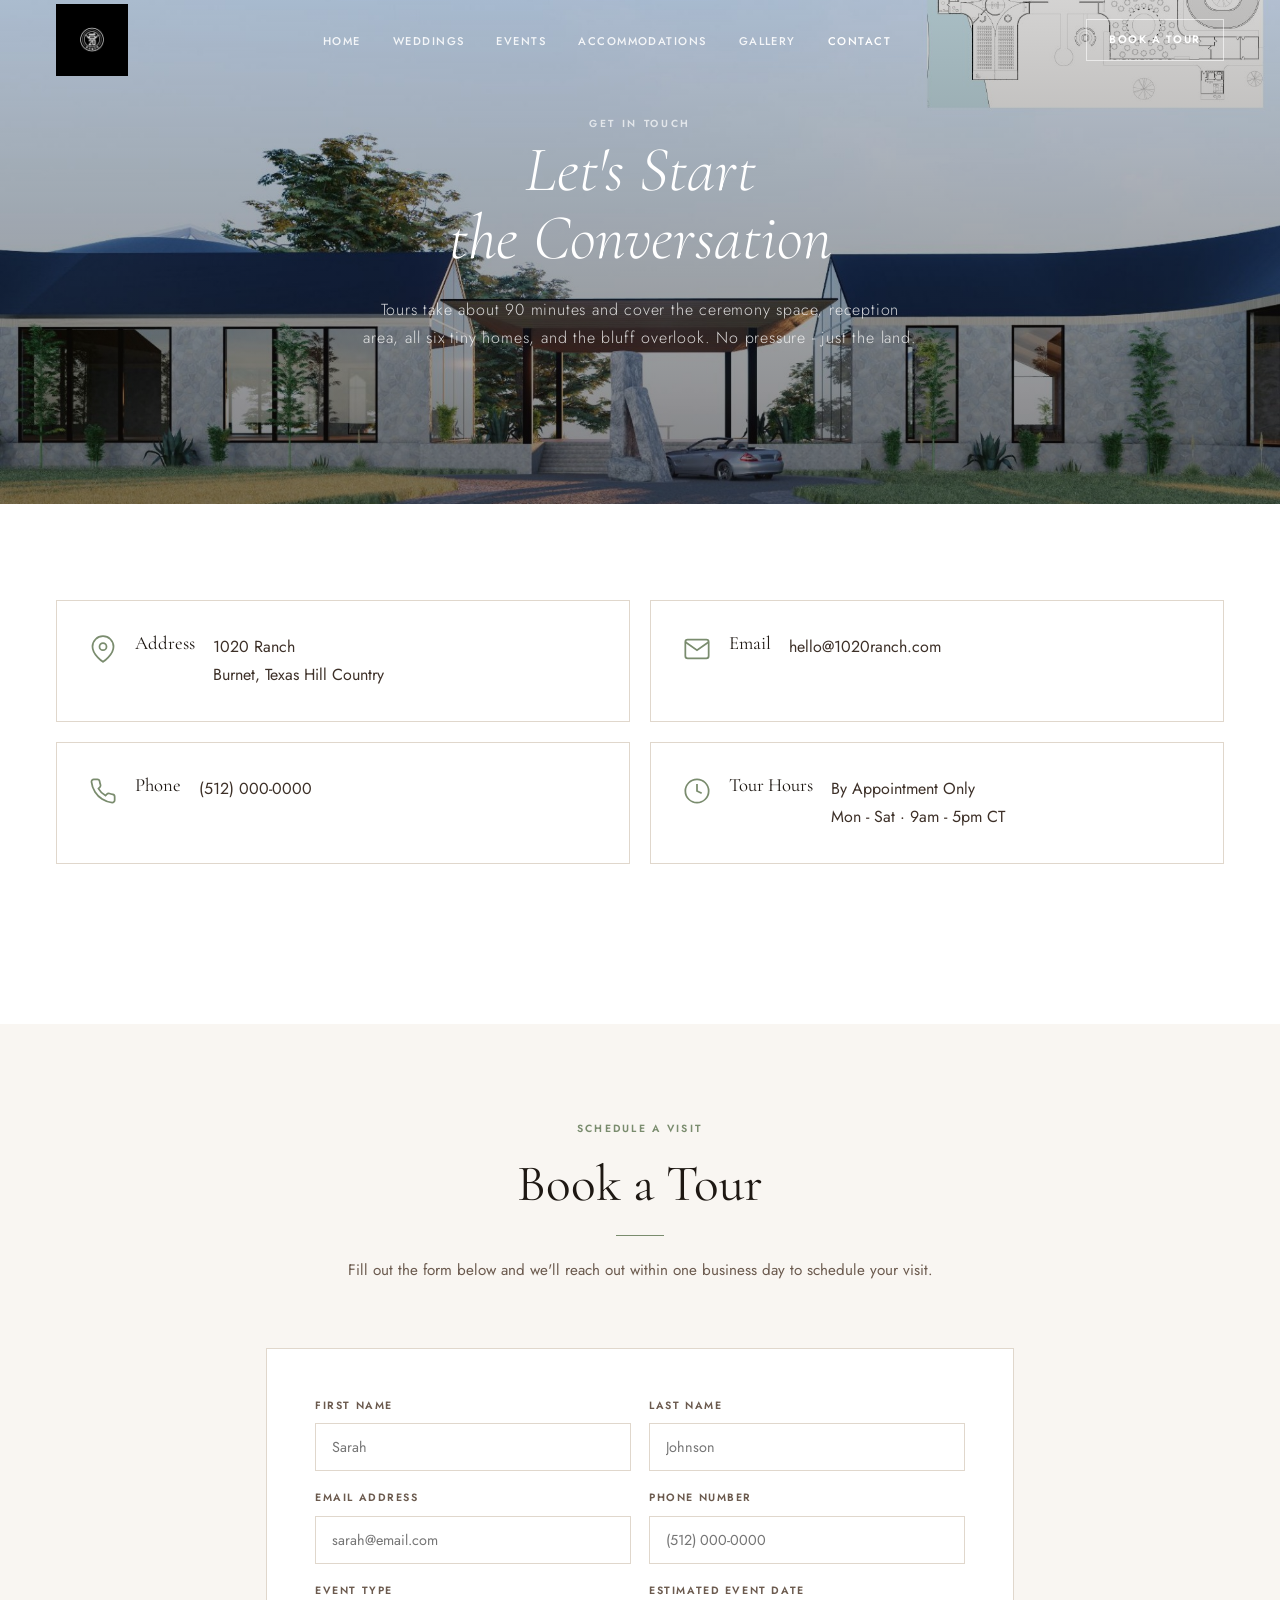
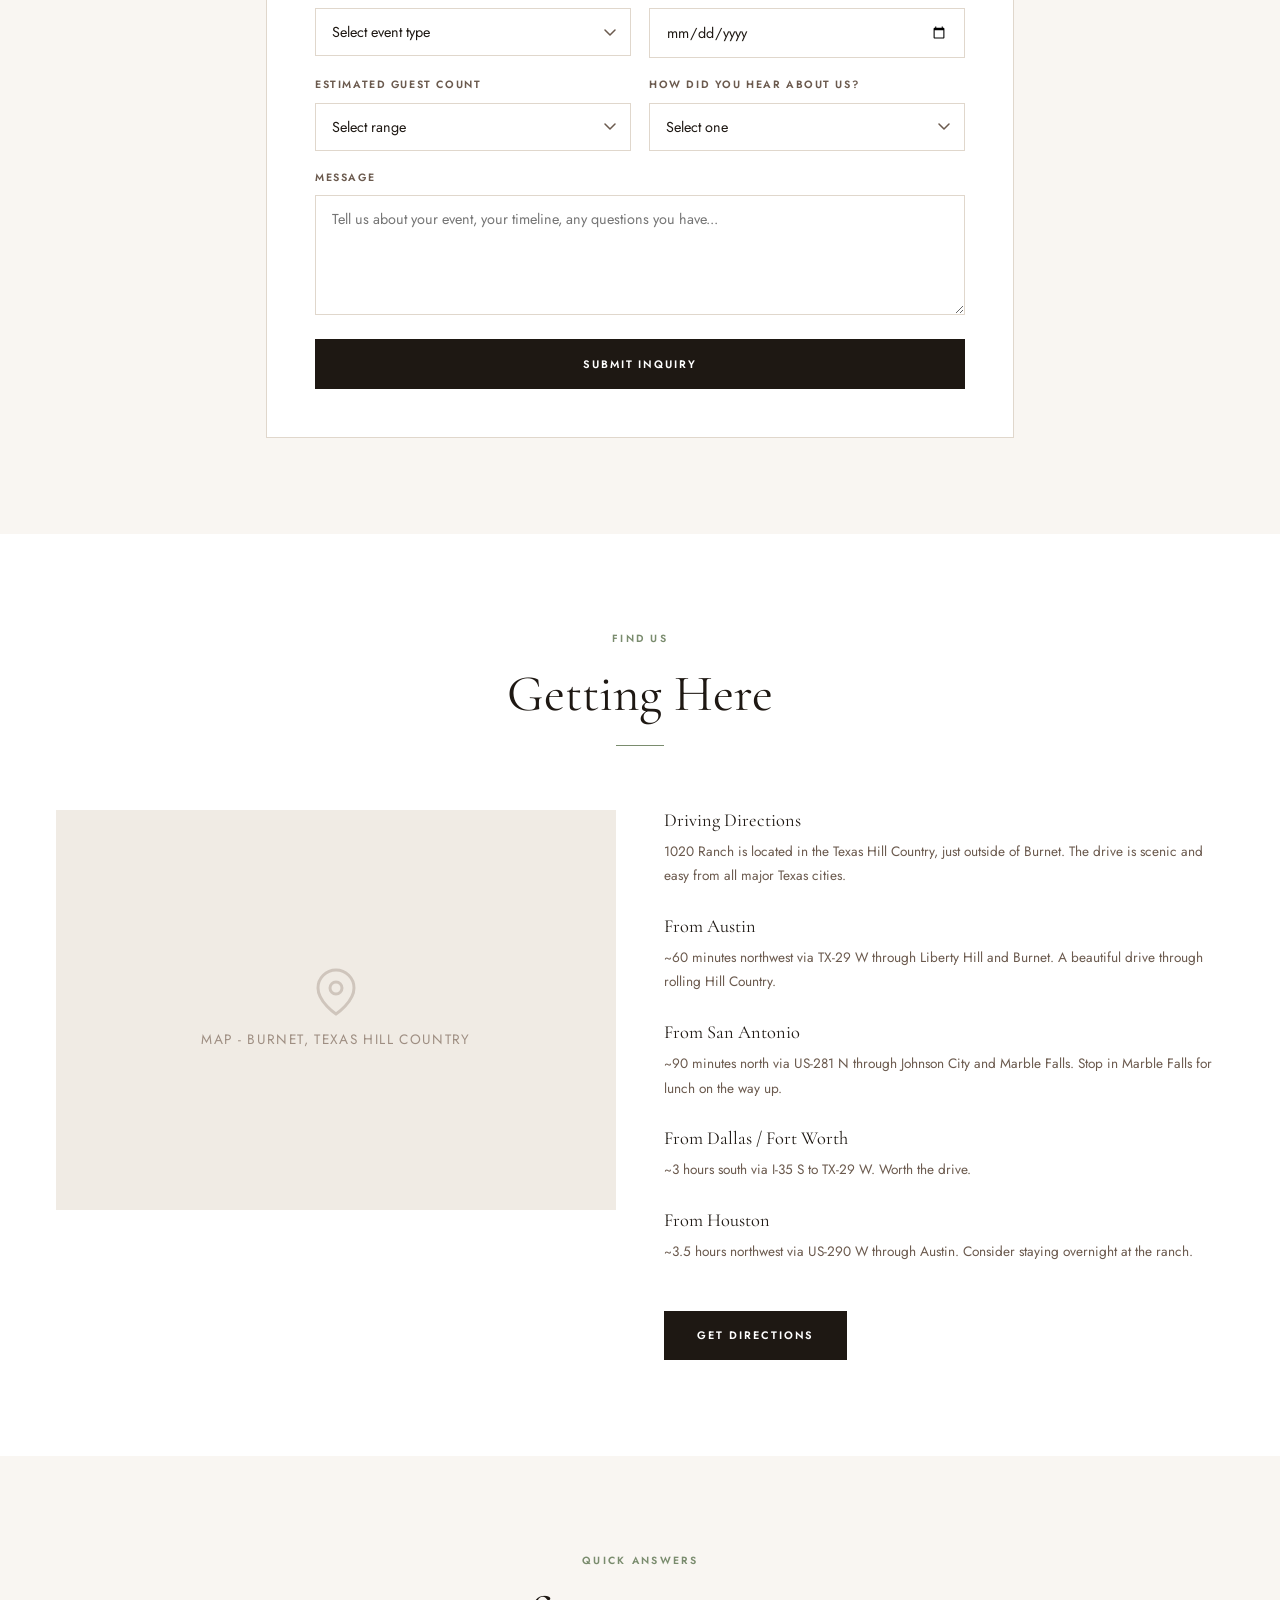
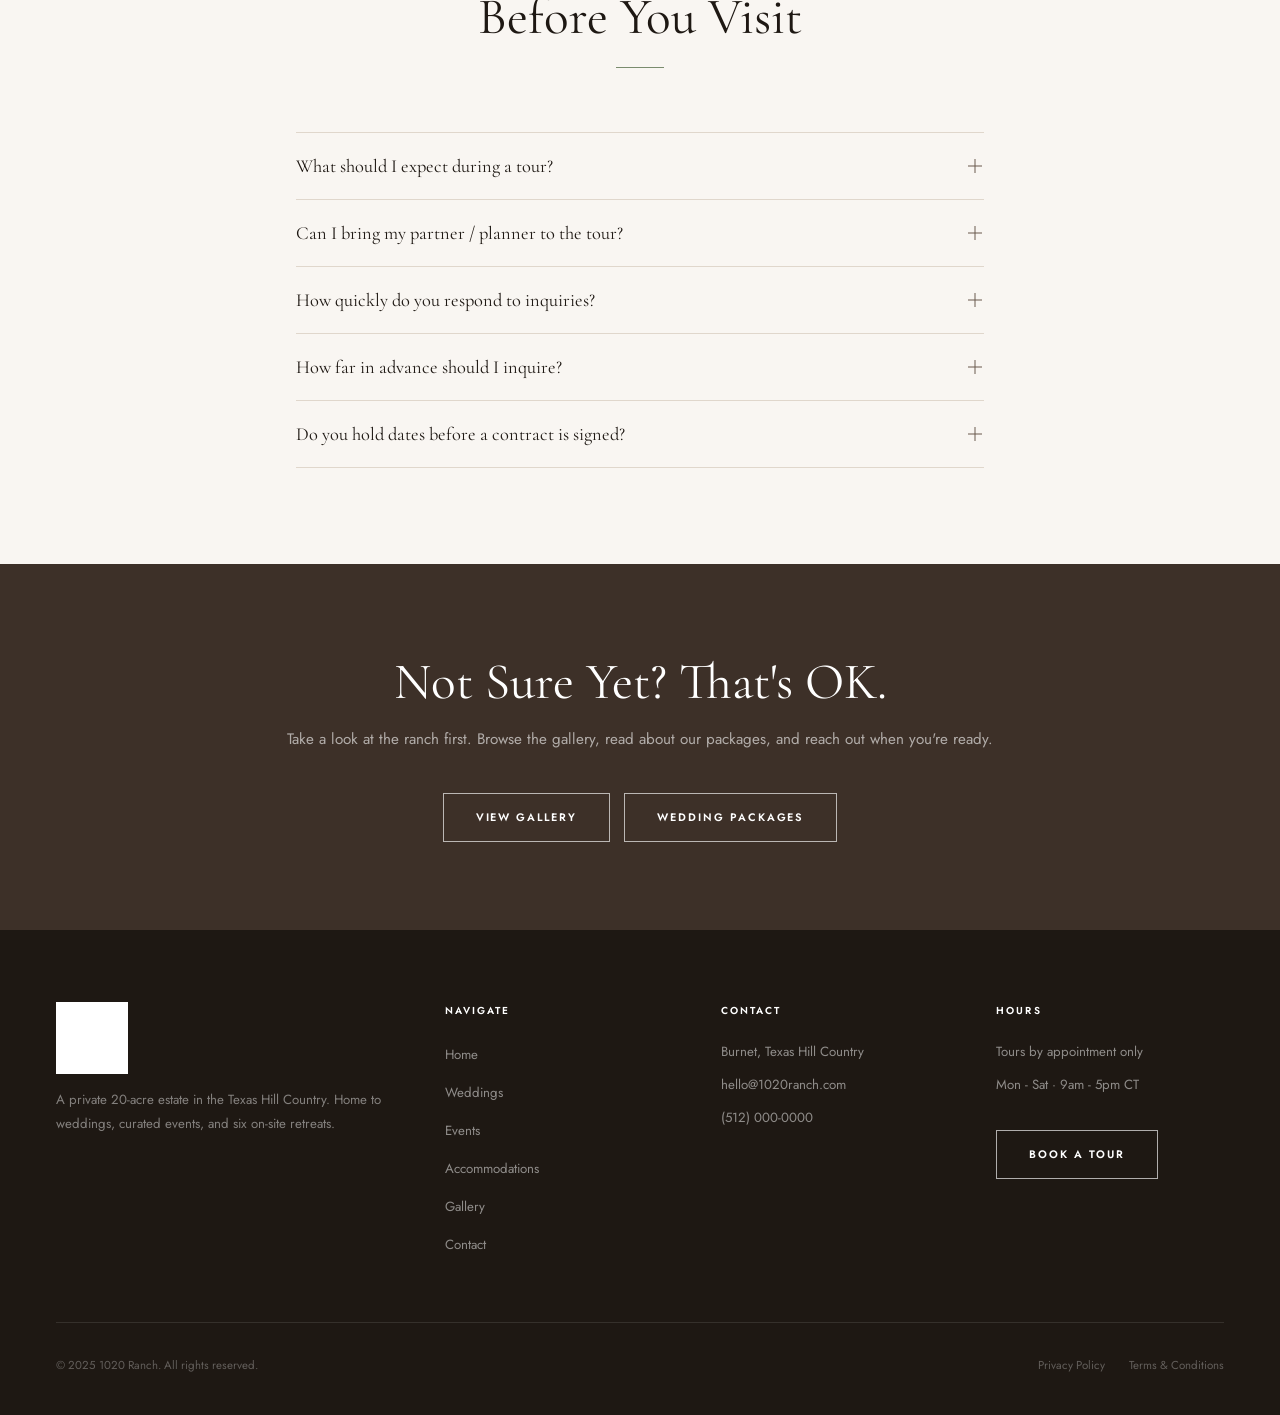
<file: contact.html>
<!DOCTYPE html>
<html lang="en">
<head>
  <meta charset="UTF-8">
  <meta name="viewport" content="width=device-width, initial-scale=1.0">
  <title>Contact — 1020 Ranch</title>
  <link rel="stylesheet" href="css/style.css">
  <link rel="icon" href="images/logo.jpg">
</head>
<body>

<nav class="nav hero-transparent" id="nav">
  <div class="nav__inner">
    <a href="index.html" class="nav__logo"><img src="images/logo.jpg" alt="1020 Ranch"></a>
    <ul class="nav__links">
      <li><a href="index.html" class="nav__link">Home</a></li>
      <li><a href="weddings.html" class="nav__link">Weddings</a></li>
      <li><a href="events.html" class="nav__link">Events</a></li>
      <li><a href="accommodations.html" class="nav__link">Accommodations</a></li>
      <li><a href="gallery.html" class="nav__link">Gallery</a></li>
      <li><a href="contact.html" class="nav__link">Contact</a></li>
    </ul>
    <a href="contact.html" class="nav__cta-btn">Book a Tour</a>
    <button class="nav__hamburger" aria-label="Open menu"><span></span><span></span><span></span></button>
  </div>
</nav>

<div class="mobile-nav">
  <button class="mobile-nav__close">×</button>
  <a href="index.html" class="mobile-nav__link">Home</a>
  <a href="weddings.html" class="mobile-nav__link">Weddings</a>
  <a href="events.html" class="mobile-nav__link">Events</a>
  <a href="accommodations.html" class="mobile-nav__link">Accommodations</a>
  <a href="gallery.html" class="mobile-nav__link">Gallery</a>
  <a href="contact.html" class="mobile-nav__link">Contact</a>
  <a href="contact.html" class="btn btn-dark mt-4">Book a Tour</a>
</div>

<!-- ── Hero ── -->
<section class="hero hero--short">
  <img class="hero__bg" src="images/renderings/entrance.jpg" alt="1020 Ranch entrance" loading="eager">
  <div class="hero__overlay"></div>
  <div class="hero__content">
    <span class="hero__eyebrow">Get in Touch</span>
    <h1 class="hero__title">Let's Start<br>the Conversation</h1>
    <p class="hero__sub">Tours take about 90 minutes and cover the ceremony space, reception area, all six tiny homes, and the bluff overlook. No pressure - just the land.</p>
  </div>
</section>

<!-- ── Contact Cards (2x2) ── -->
<section class="section">
  <div class="container">
    <div class="contact-cards">
      <div class="contact-card">
        <div class="contact-card__icon">
          <svg width="28" height="28" viewBox="0 0 24 24" fill="none" stroke="currentColor" stroke-width="1.5"><path d="M21 10c0 7-9 13-9 13s-9-6-9-13a9 9 0 0 1 18 0z"/><circle cx="12" cy="10" r="3"/></svg>
        </div>
        <h3 class="contact-card__title">Address</h3>
        <p class="contact-card__text">1020 Ranch<br>Burnet, Texas Hill Country</p>
      </div>
      <div class="contact-card">
        <div class="contact-card__icon">
          <svg width="28" height="28" viewBox="0 0 24 24" fill="none" stroke="currentColor" stroke-width="1.5"><path d="M4 4h16c1.1 0 2 .9 2 2v12c0 1.1-.9 2-2 2H4c-1.1 0-2-.9-2-2V6c0-1.1.9-2 2-2z"/><polyline points="22,6 12,13 2,6"/></svg>
        </div>
        <h3 class="contact-card__title">Email</h3>
        <p class="contact-card__text">hello@1020ranch.com</p>
      </div>
      <div class="contact-card">
        <div class="contact-card__icon">
          <svg width="28" height="28" viewBox="0 0 24 24" fill="none" stroke="currentColor" stroke-width="1.5"><path d="M22 16.92v3a2 2 0 0 1-2.18 2 19.79 19.79 0 0 1-8.63-3.07 19.5 19.5 0 0 1-6-6 19.79 19.79 0 0 1-3.07-8.67A2 2 0 0 1 4.11 2h3a2 2 0 0 1 2 1.72c.127.96.361 1.903.7 2.81a2 2 0 0 1-.45 2.11L8.09 9.91a16 16 0 0 0 6 6l1.27-1.27a2 2 0 0 1 2.11-.45c.907.339 1.85.573 2.81.7A2 2 0 0 1 22 16.92z"/></svg>
        </div>
        <h3 class="contact-card__title">Phone</h3>
        <p class="contact-card__text">(512) 000-0000</p>
      </div>
      <div class="contact-card">
        <div class="contact-card__icon">
          <svg width="28" height="28" viewBox="0 0 24 24" fill="none" stroke="currentColor" stroke-width="1.5"><circle cx="12" cy="12" r="10"/><polyline points="12 6 12 12 16 14"/></svg>
        </div>
        <h3 class="contact-card__title">Tour Hours</h3>
        <p class="contact-card__text">By Appointment Only<br>Mon - Sat · 9am - 5pm CT</p>
      </div>
    </div>
  </div>
</section>

<!-- ── Book a Tour Form ── -->
<section class="section section--gray">
  <div class="container" style="max-width:860px;">
    <div class="section-header">
      <span class="eyebrow">Schedule a Visit</span>
      <h2 class="section-title">Book a Tour</h2>
      <div class="divider"></div>
      <p>Fill out the form below and we'll reach out within one business day to schedule your visit.</p>
    </div>
    <div style="background:var(--white);padding:48px;border:1px solid var(--warm-200);">
      <form>
        <div class="form-grid">
          <div class="form-group">
            <label class="form-label" for="first-name">First Name</label>
            <input class="form-input" type="text" id="first-name" placeholder="Sarah">
          </div>
          <div class="form-group">
            <label class="form-label" for="last-name">Last Name</label>
            <input class="form-input" type="text" id="last-name" placeholder="Johnson">
          </div>
          <div class="form-group">
            <label class="form-label" for="email">Email Address</label>
            <input class="form-input" type="email" id="email" placeholder="sarah@email.com">
          </div>
          <div class="form-group">
            <label class="form-label" for="phone">Phone Number</label>
            <input class="form-input" type="tel" id="phone" placeholder="(512) 000-0000">
          </div>
          <div class="form-group">
            <label class="form-label" for="event-type">Event Type</label>
            <select class="form-select" id="event-type">
              <option value="">Select event type</option>
              <option>Weekend Wedding Retreat</option>
              <option>Intimate Ceremony</option>
              <option>Reception Only</option>
              <option>Corporate Retreat</option>
              <option>Private Event / Celebration</option>
              <option>Family Reunion</option>
              <option>Photo / Video Shoot</option>
              <option>Not sure yet</option>
            </select>
          </div>
          <div class="form-group">
            <label class="form-label" for="event-date">Estimated Event Date</label>
            <input class="form-input" type="date" id="event-date">
          </div>
          <div class="form-group">
            <label class="form-label" for="guest-count">Estimated Guest Count</label>
            <select class="form-select" id="guest-count">
              <option value="">Select range</option>
              <option>Under 25</option>
              <option>25 - 50</option>
              <option>50 - 100</option>
              <option>100 - 150</option>
              <option>150 - 200</option>
              <option>200+</option>
            </select>
          </div>
          <div class="form-group">
            <label class="form-label" for="hear">How Did You Hear About Us?</label>
            <select class="form-select" id="hear">
              <option value="">Select one</option>
              <option>Google Search</option>
              <option>Instagram</option>
              <option>Friend or Family</option>
              <option>Wedding Planner Referral</option>
              <option>The Knot / WeddingWire</option>
              <option>Other</option>
            </select>
          </div>
          <div class="form-group form-group--full">
            <label class="form-label" for="message">Message</label>
            <textarea class="form-textarea" id="message" placeholder="Tell us about your event, your timeline, any questions you have..."></textarea>
          </div>
        </div>
        <div style="margin-top:24px;">
          <button type="submit" class="btn btn-dark" style="padding:16px 48px;width:100%;">Submit Inquiry</button>
        </div>
      </form>
    </div>
  </div>
</section>

<!-- ── Map + Driving Directions ── -->
<section class="section">
  <div class="container">
    <div class="section-header">
      <span class="eyebrow">Find Us</span>
      <h2 class="section-title">Getting Here</h2>
      <div class="divider"></div>
    </div>
    <div class="map-grid">
      <div>
        <div class="map-placeholder" style="min-height:360px;">
          <!-- Brooke Olsen integrates Google Map here -->
          <svg width="48" height="48" viewBox="0 0 24 24" fill="none" stroke="currentColor" stroke-width="1.5"><path d="M21 10c0 7-9 13-9 13s-9-6-9-13a9 9 0 0 1 18 0z"/><circle cx="12" cy="10" r="3"/></svg>
          <p>Map - Burnet, Texas Hill Country</p>
        </div>
      </div>
      <div>
        <div class="directions">
          <h3 class="directions__title">Driving Directions</h3>
          <p class="directions__text">1020 Ranch is located in the Texas Hill Country, just outside of Burnet. The drive is scenic and easy from all major Texas cities.</p>
        </div>
        <div class="directions" style="margin-top:28px;">
          <h3 class="directions__title">From Austin</h3>
          <p class="directions__text">~60 minutes northwest via TX-29 W through Liberty Hill and Burnet. A beautiful drive through rolling Hill Country.</p>
        </div>
        <div class="directions" style="margin-top:28px;">
          <h3 class="directions__title">From San Antonio</h3>
          <p class="directions__text">~90 minutes north via US-281 N through Johnson City and Marble Falls. Stop in Marble Falls for lunch on the way up.</p>
        </div>
        <div class="directions" style="margin-top:28px;">
          <h3 class="directions__title">From Dallas / Fort Worth</h3>
          <p class="directions__text">~3 hours south via I-35 S to TX-29 W. Worth the drive.</p>
        </div>
        <div class="directions" style="margin-top:28px;">
          <h3 class="directions__title">From Houston</h3>
          <p class="directions__text">~3.5 hours northwest via US-290 W through Austin. Consider staying overnight at the ranch.</p>
        </div>
        <a href="#" class="btn btn-dark" style="margin-top:28px;">Get Directions</a>
      </div>
    </div>
  </div>
</section>

<!-- ── FAQ ── -->
<section class="section section--gray">
  <div class="container" style="max-width:800px;">
    <div class="section-header">
      <span class="eyebrow">Quick Answers</span>
      <h2 class="section-title">Before You Visit</h2>
      <div class="divider"></div>
    </div>
    <div class="accordion">
      <div class="accordion-item">
        <button class="accordion-trigger">What should I expect during a tour? <div class="accordion-icon"></div></button>
        <div class="accordion-panel"><div class="accordion-panel__inner">Tours are 90 minutes and walk you through the full property - ceremony grounds, reception area, all six tiny homes, the bluff overlook, and lake. We'll talk through packages, answer your questions, and give you a feel for how your event could flow. There's no pressure and no commitment required.</div></div>
      </div>
      <div class="accordion-item">
        <button class="accordion-trigger">Can I bring my partner / planner to the tour? <div class="accordion-icon"></div></button>
        <div class="accordion-panel"><div class="accordion-panel__inner">Absolutely. We encourage it. Bring your partner, your planner, your parents - whoever is part of the decision. The more eyes on the property, the better. We've hosted tours of up to 6 people comfortably.</div></div>
      </div>
      <div class="accordion-item">
        <button class="accordion-trigger">How quickly do you respond to inquiries? <div class="accordion-icon"></div></button>
        <div class="accordion-panel"><div class="accordion-panel__inner">We respond to every inquiry within one business day, typically within a few hours. If you don't hear from us, please check your spam folder or call us directly.</div></div>
      </div>
      <div class="accordion-item">
        <button class="accordion-trigger">How far in advance should I inquire? <div class="accordion-icon"></div></button>
        <div class="accordion-panel"><div class="accordion-panel__inner">Peak season dates (spring and fall) book 12-18 months out. For the best selection, reach out as soon as you have a date in mind. We also occasionally have openings for shorter-notice bookings - it never hurts to ask.</div></div>
      </div>
      <div class="accordion-item">
        <button class="accordion-trigger">Do you hold dates before a contract is signed? <div class="accordion-icon"></div></button>
        <div class="accordion-panel"><div class="accordion-panel__inner">We can hold a date for a limited period (typically 7-14 days) while you finalize your decision. A signed contract and deposit are required to confirm your booking. Your tour guide will walk you through the full process.</div></div>
      </div>
    </div>
  </div>
</section>

<!-- ── CTA Strip ── -->
<section class="cta-strip">
  <div class="container">
    <h2 class="section-title" style="color:var(--white);margin-bottom:14px;">Not Sure Yet? That's OK.</h2>
    <p>Take a look at the ranch first. Browse the gallery, read about our packages, and reach out when you're ready.</p>
    <div class="cta-strip__btns">
      <a href="gallery.html" class="btn btn-outline-white">View Gallery</a>
      <a href="weddings.html" class="btn btn-outline-white">Wedding Packages</a>
    </div>
  </div>
</section>

<!-- ── Footer ── -->
<footer class="footer">
  <div class="container">
    <div class="footer__grid">
      <div>
        <a href="index.html" class="footer__logo"><img src="images/logo.jpg" alt="1020 Ranch"></a>
        <p class="footer__tagline">A private 20-acre estate in the Texas Hill Country. Home to weddings, curated events, and six on-site retreats.</p>
      </div>
      <div>
        <span class="footer__col-title">Navigate</span>
        <ul class="footer__links">
          <li><a href="index.html" class="footer__link">Home</a></li>
          <li><a href="weddings.html" class="footer__link">Weddings</a></li>
          <li><a href="events.html" class="footer__link">Events</a></li>
          <li><a href="accommodations.html" class="footer__link">Accommodations</a></li>
          <li><a href="gallery.html" class="footer__link">Gallery</a></li>
          <li><a href="contact.html" class="footer__link">Contact</a></li>
        </ul>
      </div>
      <div>
        <span class="footer__col-title">Contact</span>
        <p class="footer__contact-line">Burnet, Texas Hill Country</p>
        <p class="footer__contact-line">hello@1020ranch.com</p>
        <p class="footer__contact-line">(512) 000-0000</p>
      </div>
      <div>
        <span class="footer__col-title">Hours</span>
        <p class="footer__contact-line">Tours by appointment only</p>
        <p class="footer__contact-line">Mon - Sat · 9am - 5pm CT</p>
        <a href="contact.html" class="btn btn-outline-white" style="margin-top:24px;display:inline-block;">Book a Tour</a>
      </div>
    </div>
    <div class="footer__bottom">
      <span>&copy; 2025 1020 Ranch. All rights reserved.</span>
      <div class="footer__bottom-links">
        <a href="https://docs.google.com/document/d/1CzPdLeP2QVLGTZmBXSlIkhM5HJ3bR7iO/edit" class="footer__bottom-link" target="_blank">Privacy Policy</a>
        <a href="https://docs.google.com/document/d/14elfe7JaWCnhKUJQh2g7dPijl5Zy80LE/edit" class="footer__bottom-link" target="_blank">Terms &amp; Conditions</a>
      </div>
    </div>
  </div>
</footer>

<script src="js/main.js"></script>
</body>
</html>
</file>
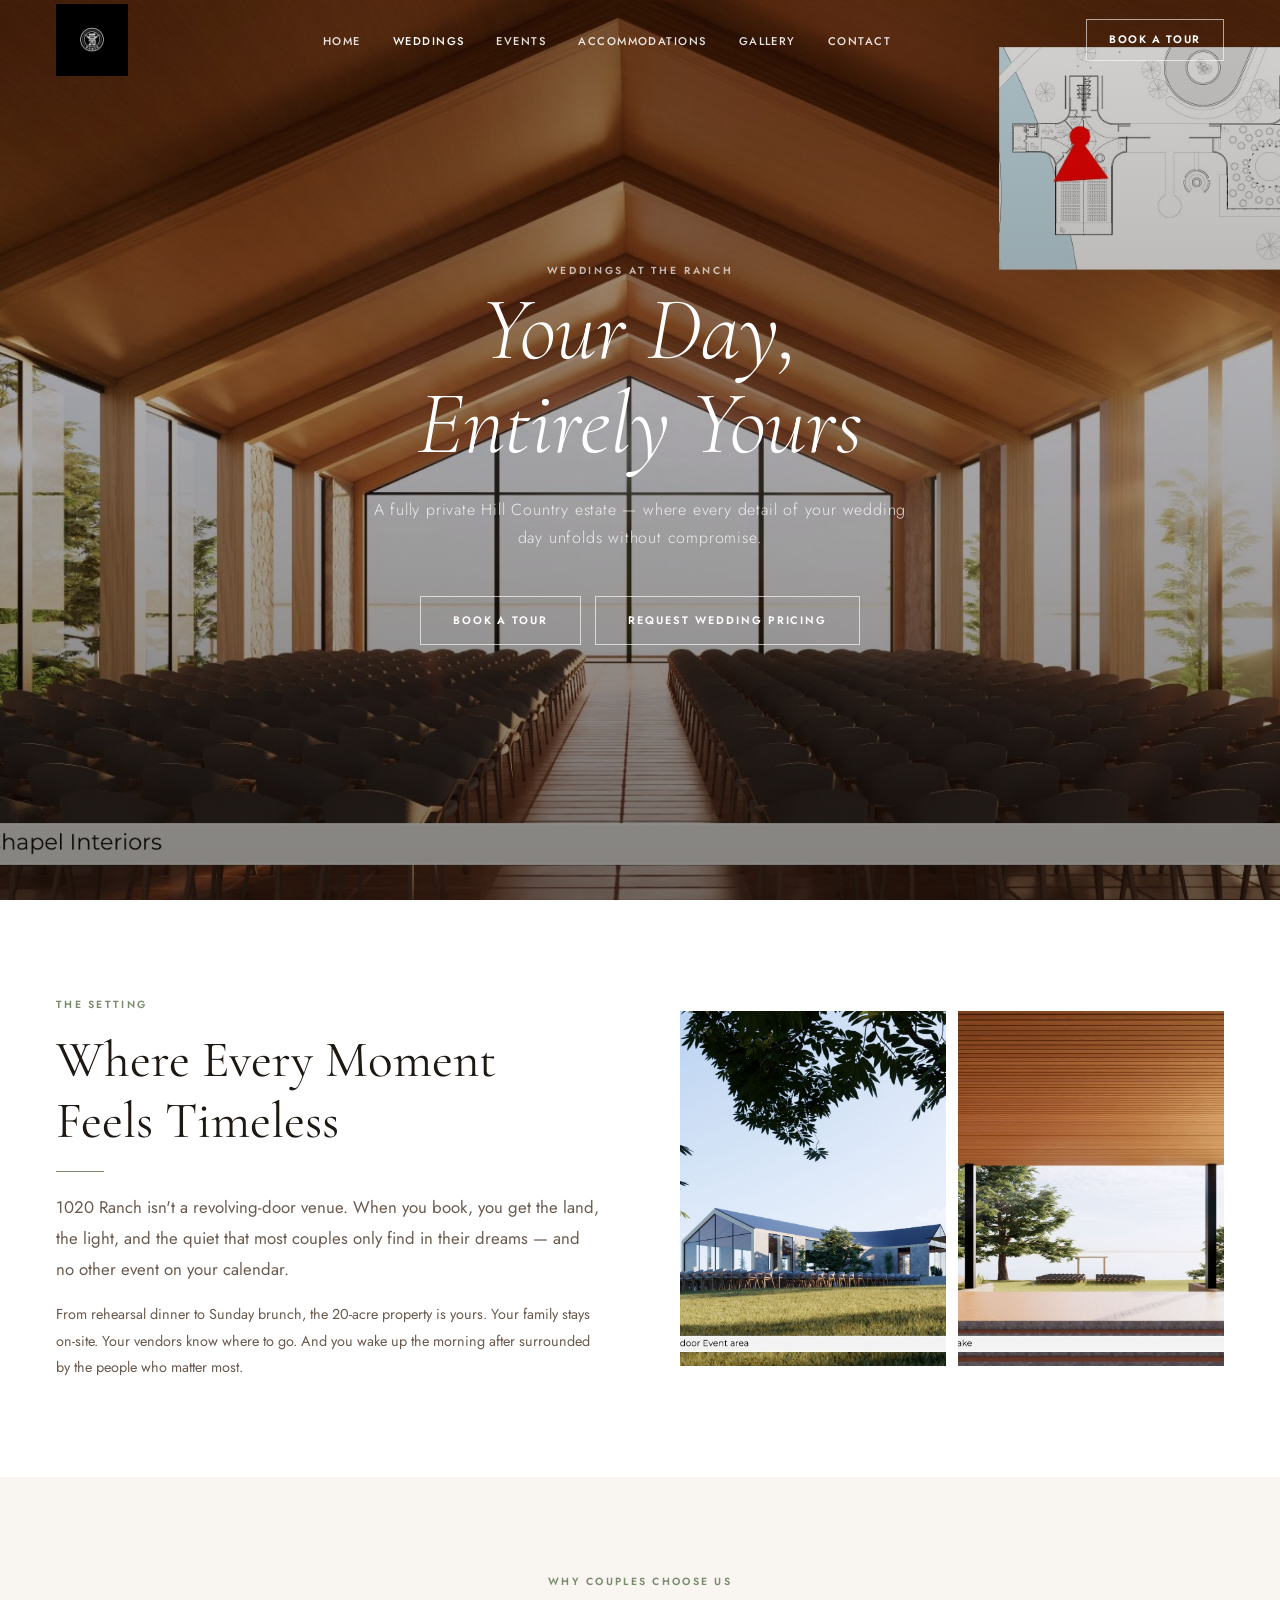
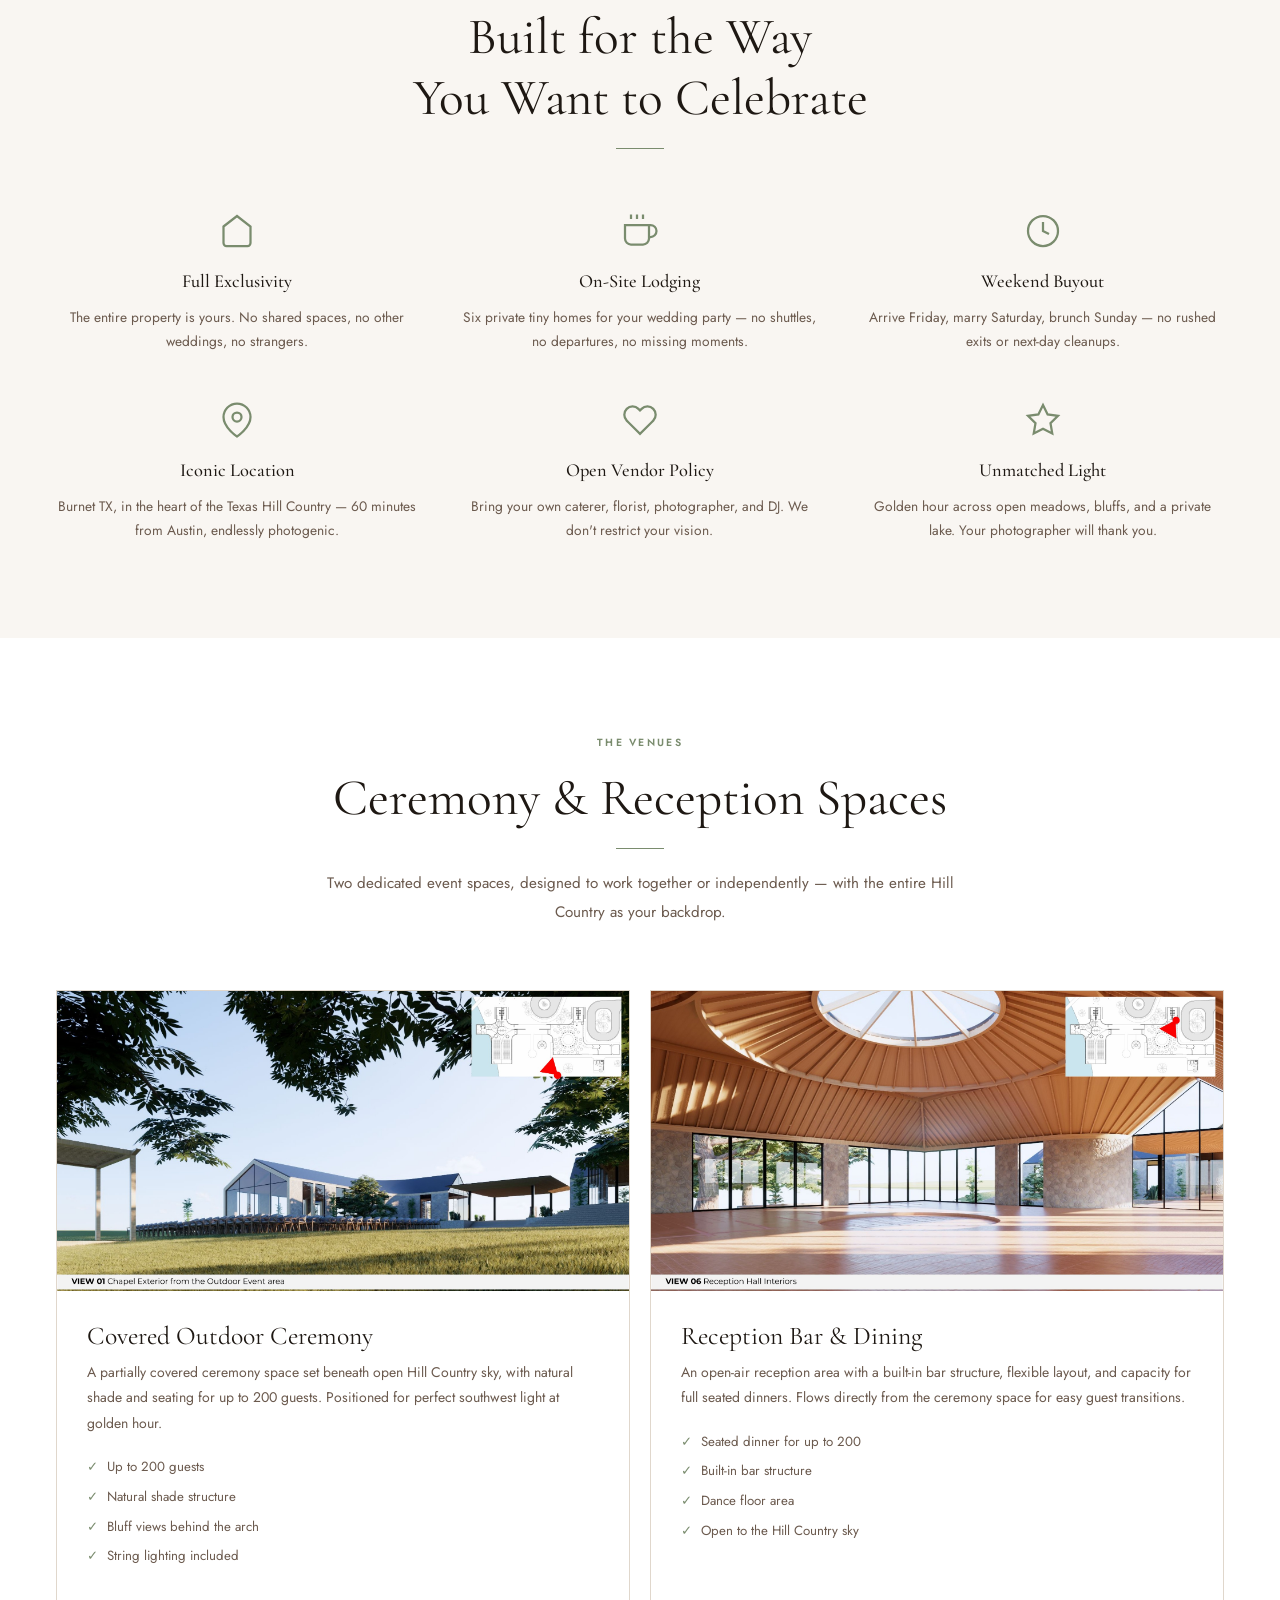
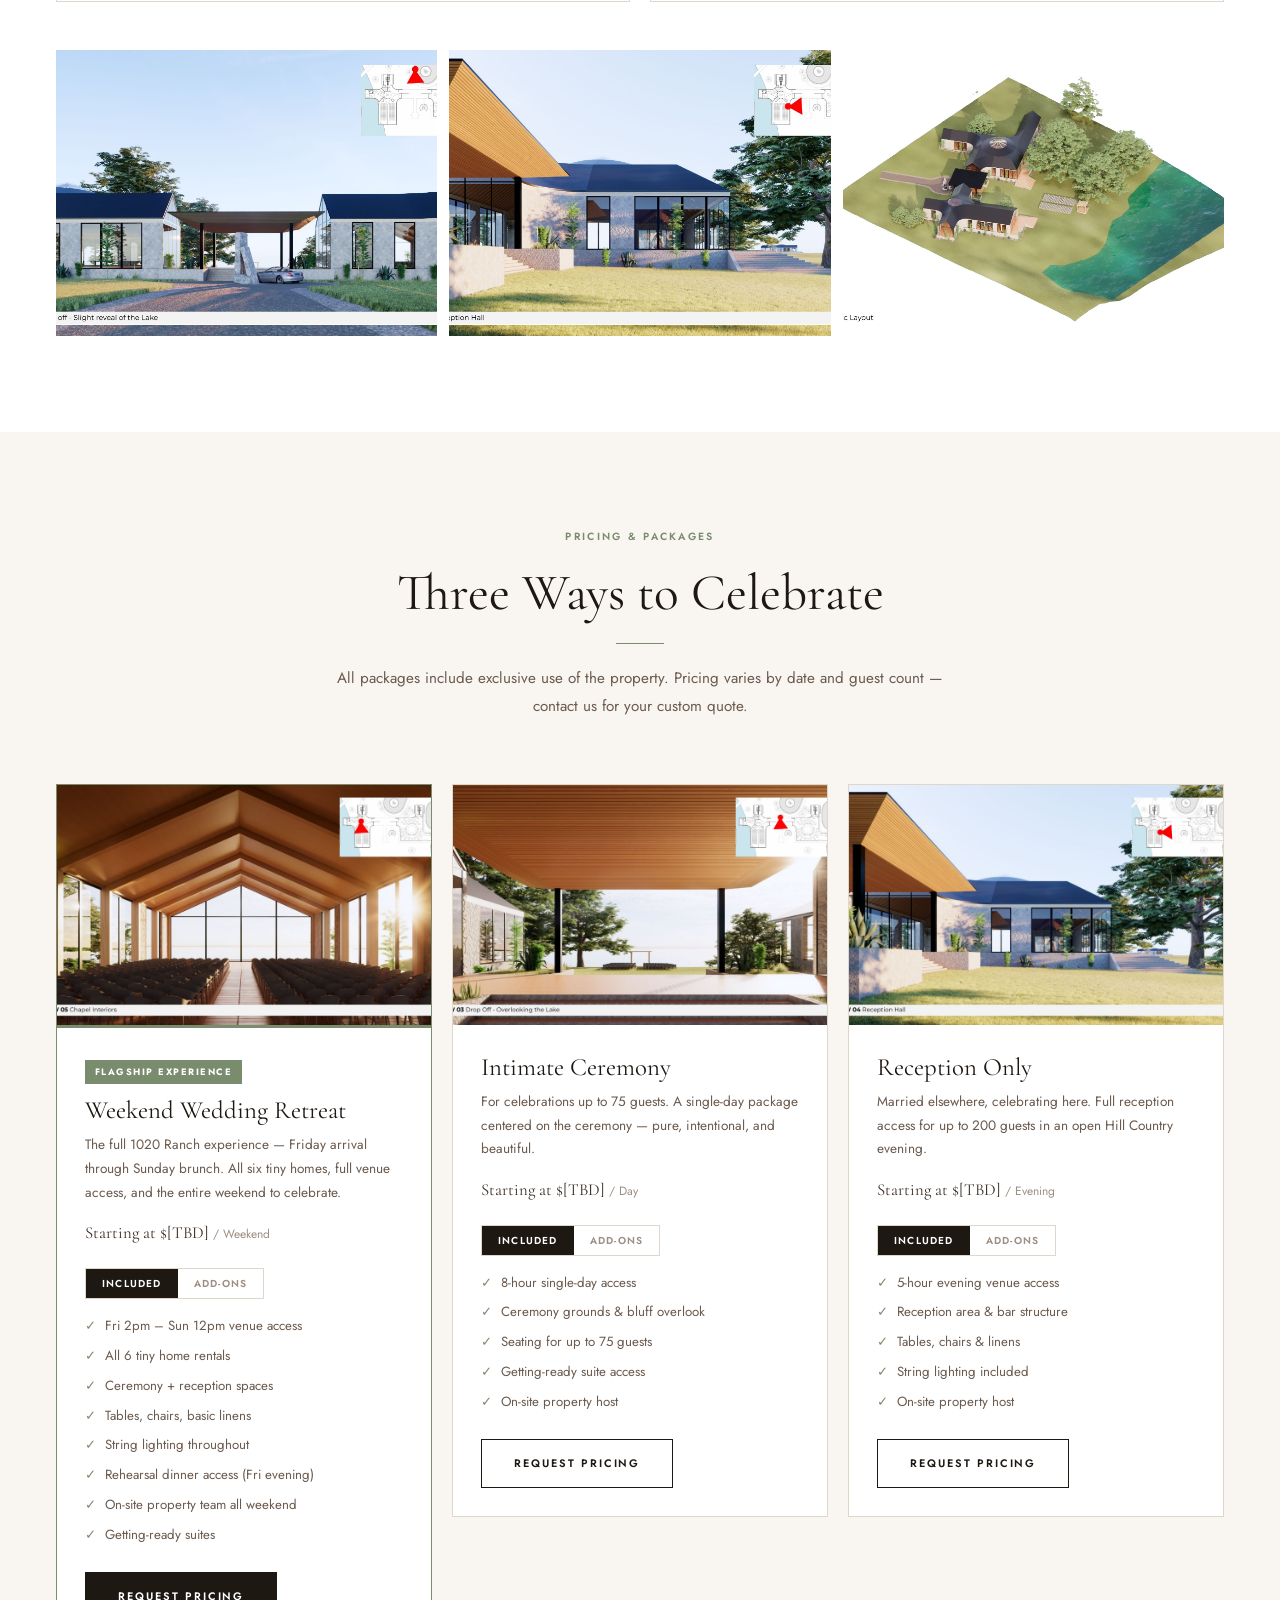
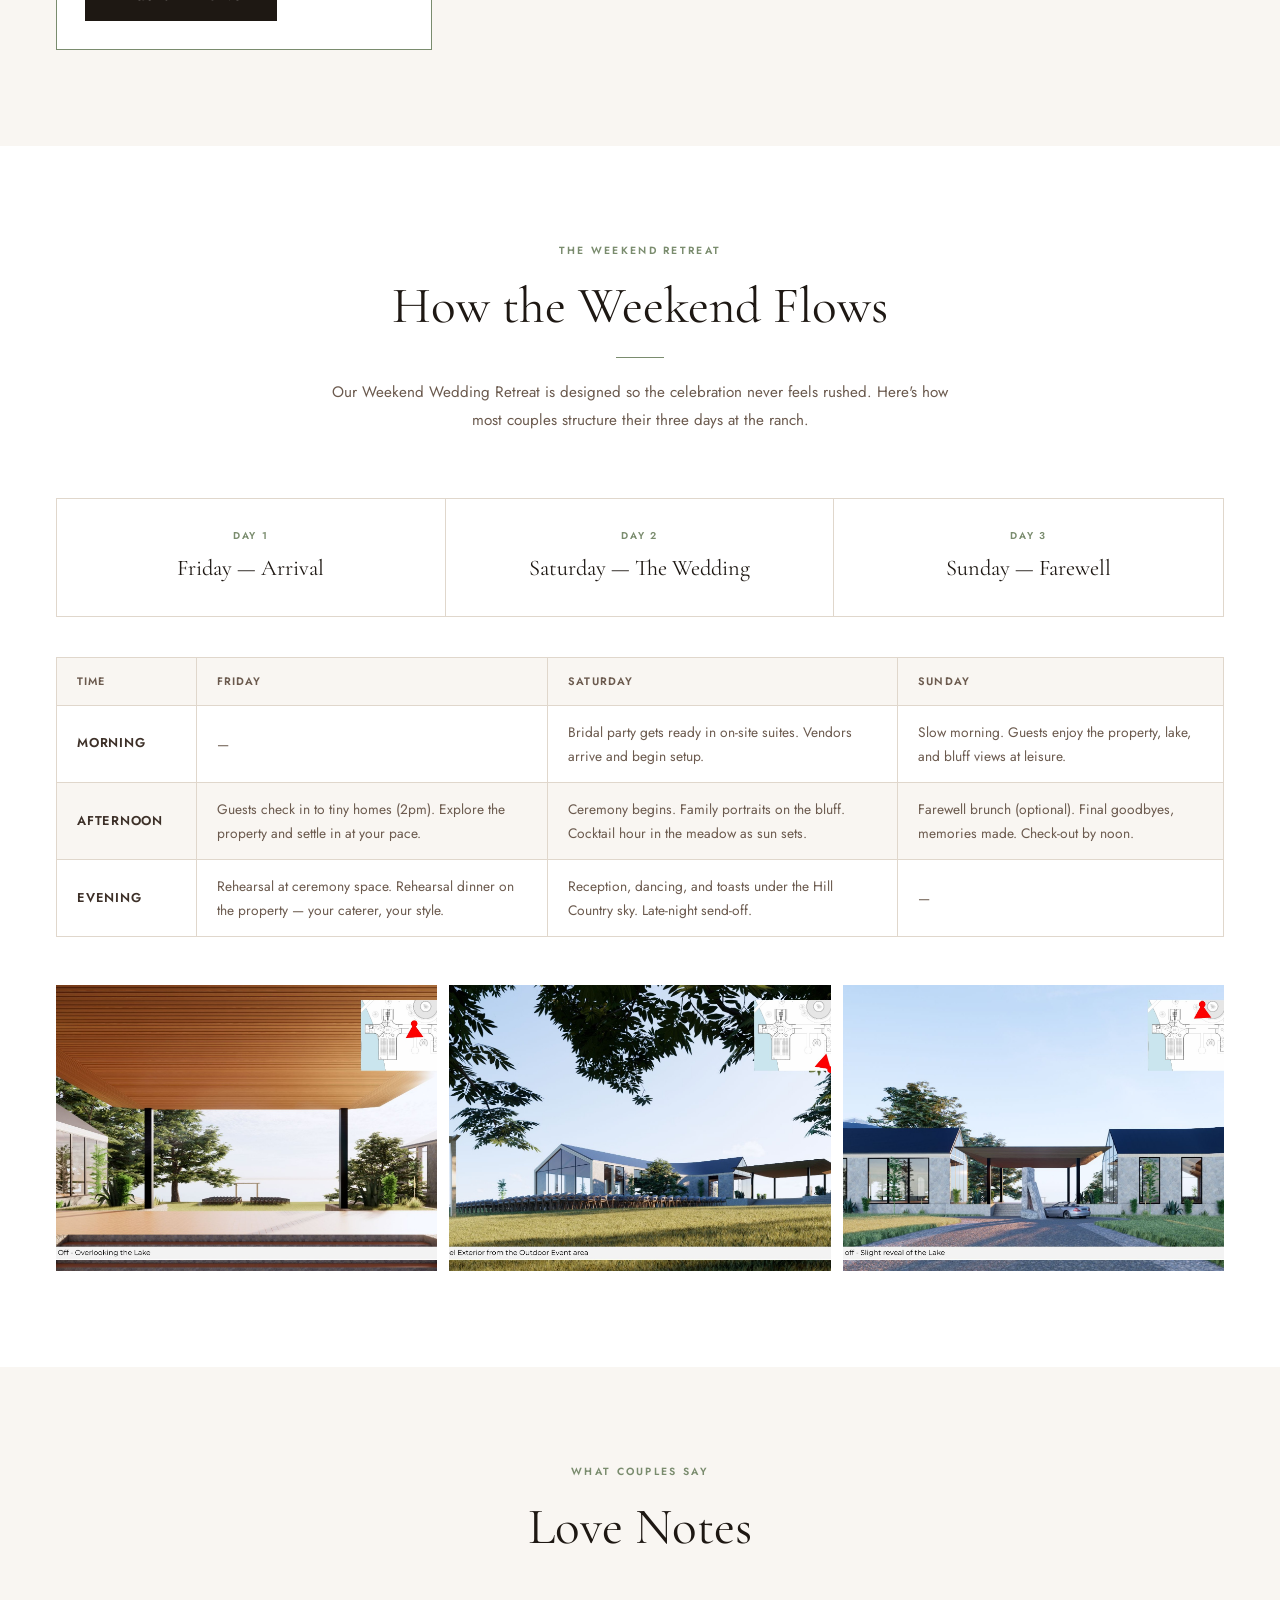
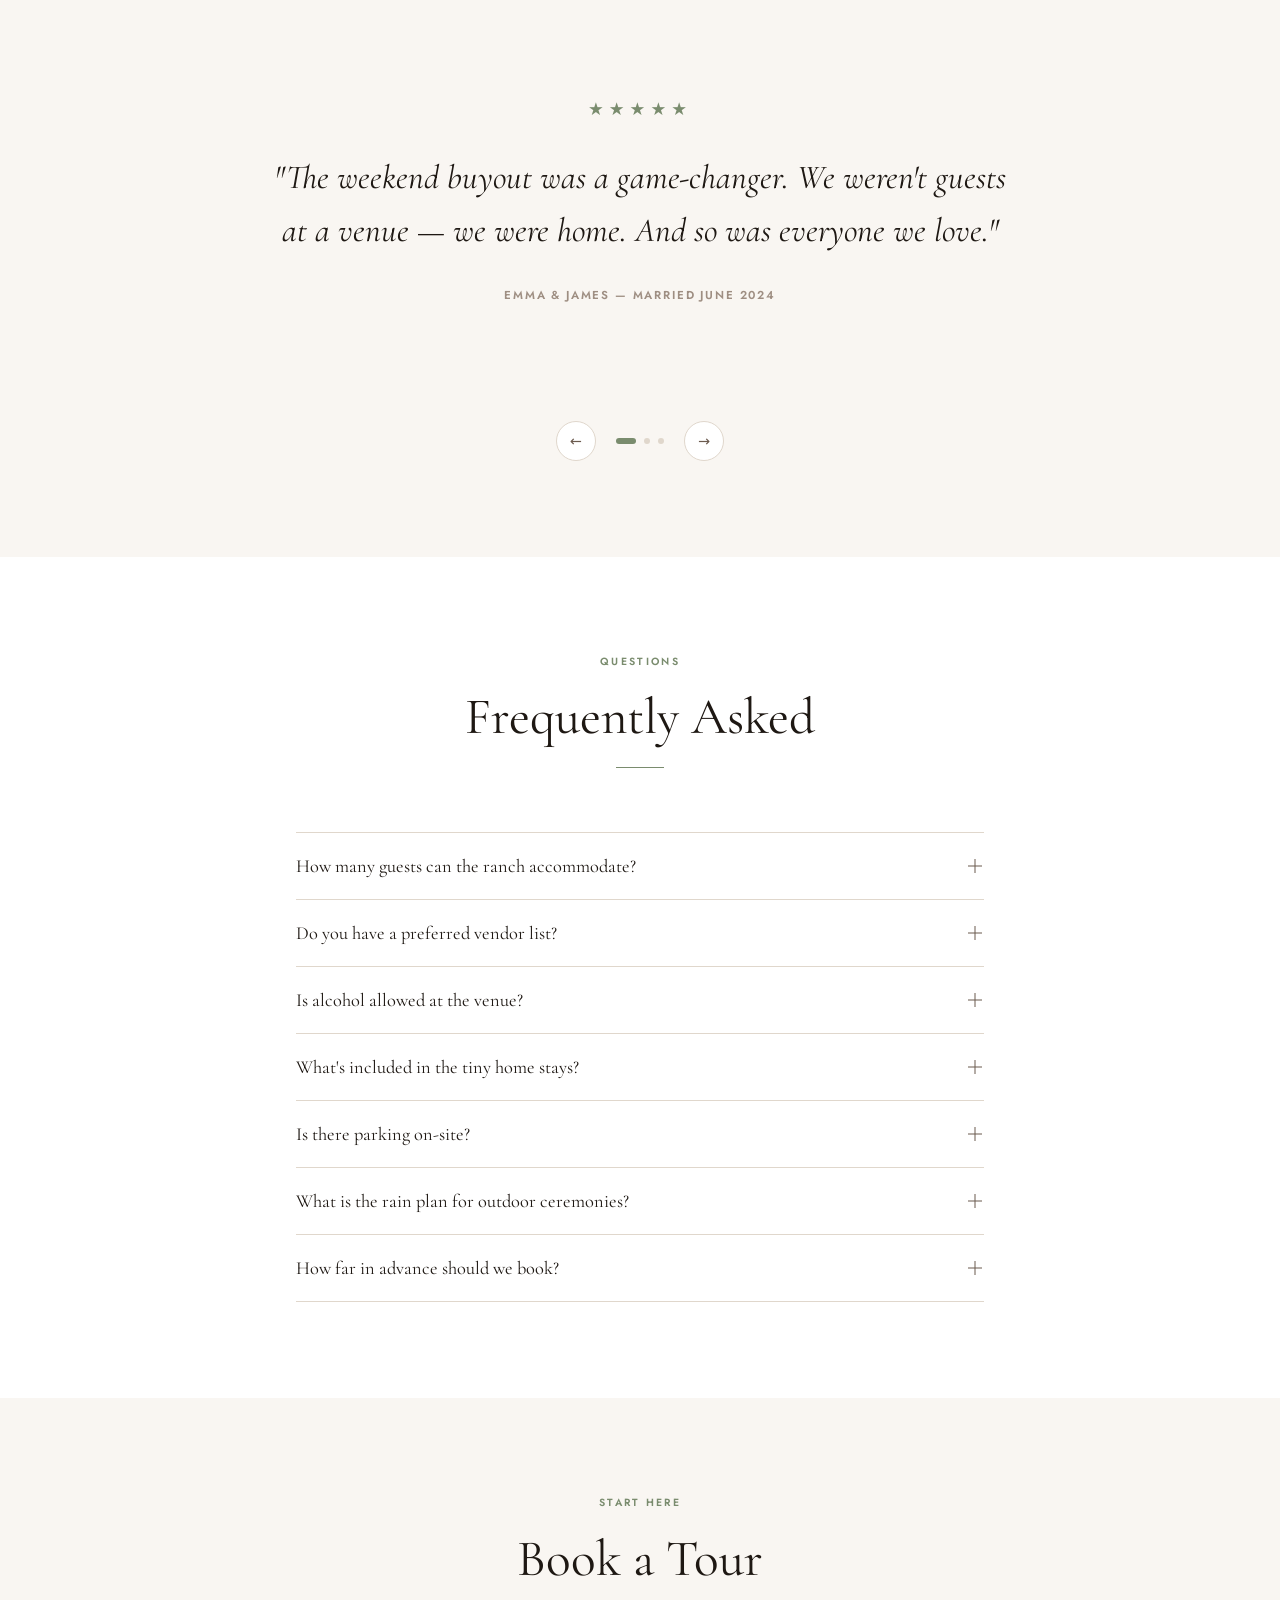
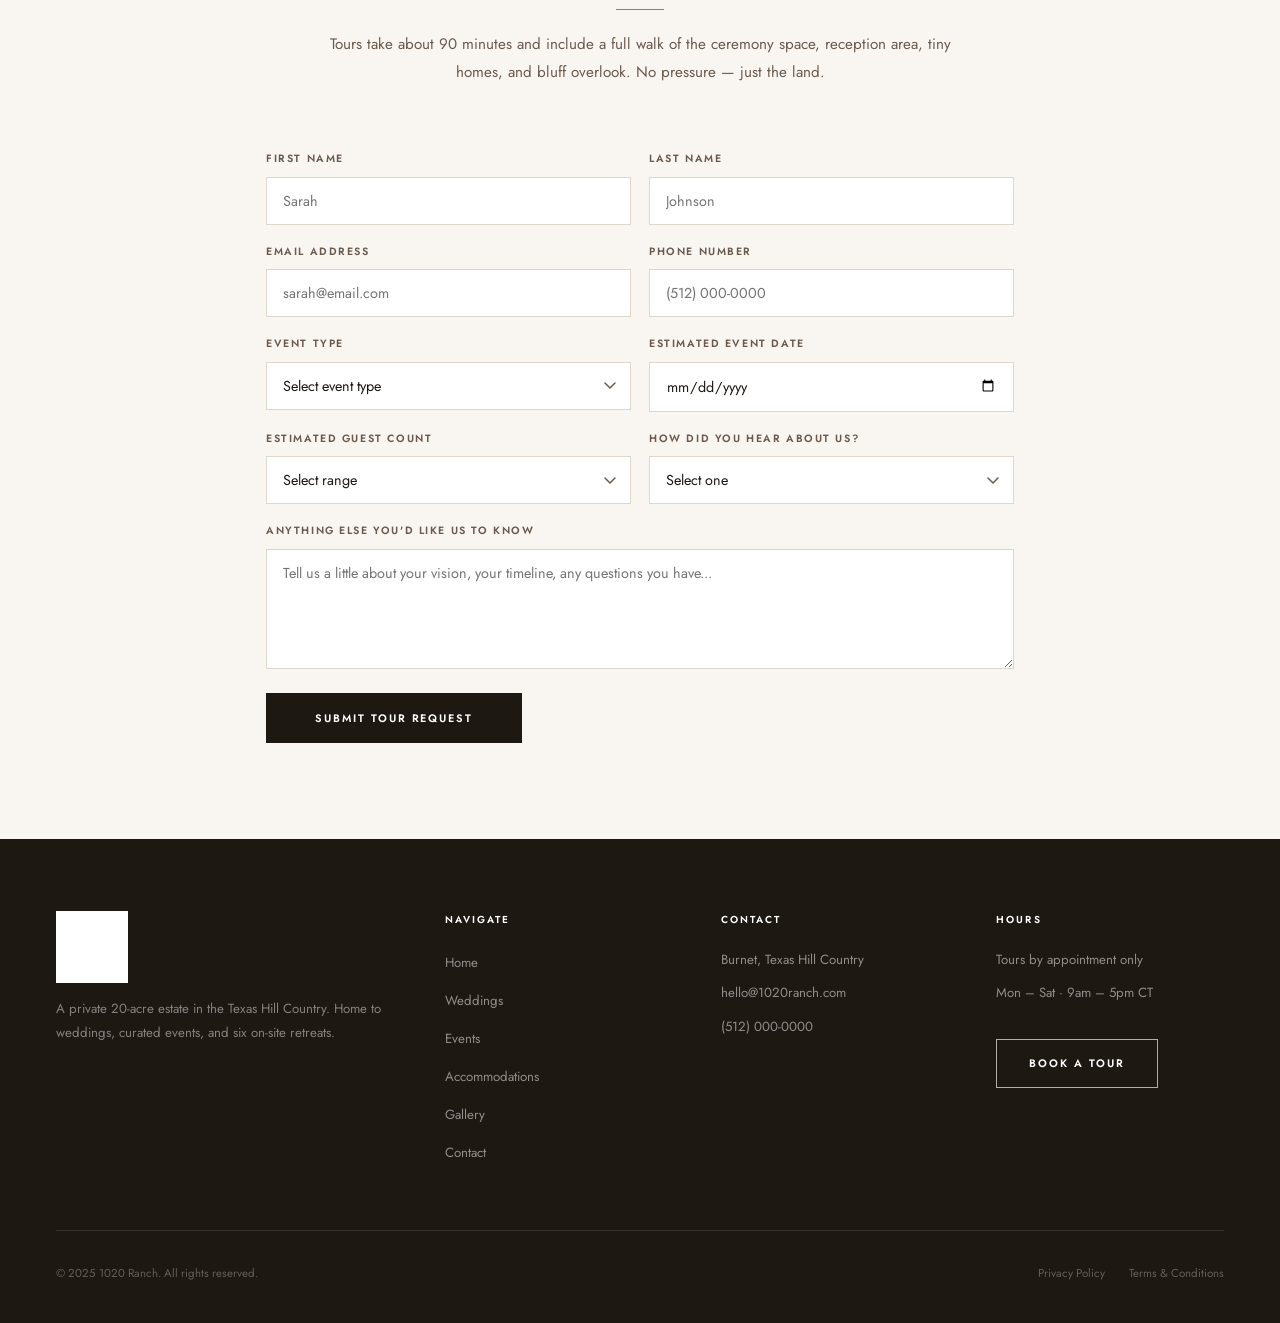
<file: weddings.html>
<!DOCTYPE html>
<html lang="en">
<head>
  <meta charset="UTF-8">
  <meta name="viewport" content="width=device-width, initial-scale=1.0">
  <title>Weddings — 1020 Ranch</title>
  <link rel="stylesheet" href="css/style.css">
  <link rel="icon" href="images/logo.jpg">
</head>
<body>

<!-- ── Navigation ── -->
<nav class="nav hero-transparent" id="nav">
  <div class="nav__inner">
    <a href="index.html" class="nav__logo"><img src="images/logo.jpg" alt="1020 Ranch"></a>
    <ul class="nav__links">
      <li><a href="index.html" class="nav__link">Home</a></li>
      <li><a href="weddings.html" class="nav__link">Weddings</a></li>
      <li><a href="events.html" class="nav__link">Events</a></li>
      <li><a href="accommodations.html" class="nav__link">Accommodations</a></li>
      <li><a href="gallery.html" class="nav__link">Gallery</a></li>
      <li><a href="contact.html" class="nav__link">Contact</a></li>
    </ul>
    <a href="contact.html" class="nav__cta-btn">Book a Tour</a>
    <button class="nav__hamburger" aria-label="Open menu">
      <span></span><span></span><span></span>
    </button>
  </div>
</nav>

<div class="mobile-nav">
  <button class="mobile-nav__close">×</button>
  <a href="index.html" class="mobile-nav__link">Home</a>
  <a href="weddings.html" class="mobile-nav__link">Weddings</a>
  <a href="events.html" class="mobile-nav__link">Events</a>
  <a href="accommodations.html" class="mobile-nav__link">Accommodations</a>
  <a href="gallery.html" class="mobile-nav__link">Gallery</a>
  <a href="contact.html" class="mobile-nav__link">Contact</a>
  <a href="contact.html" class="btn btn-dark mt-4">Book a Tour</a>
</div>

<!-- ── Hero ── -->
<section class="hero">
  <img class="hero__bg" src="images/renderings/chapel-interior.jpg" alt="Chapel interior at 1020 Ranch" loading="eager">
  <div class="hero__overlay"></div>
  <div class="hero__content">
    <span class="hero__eyebrow">Weddings At The Ranch</span>
    <h1 class="hero__title">Your Day,<br>Entirely Yours</h1>
    <p class="hero__sub">A fully private Hill Country estate — where every detail of your wedding day unfolds without compromise.</p>
    <div class="hero__ctas">
      <a href="contact.html" class="btn btn-outline-white">Book a Tour</a>
      <a href="#packages" class="btn btn-outline-white">Request Wedding Pricing</a>
    </div>
  </div>
</section>

<!-- ── Where Every Moment Feels Timeless ── -->
<section class="section">
  <div class="container">
    <div class="editorial">
      <div class="editorial__text">
        <span class="eyebrow">The Setting</span>
        <h2 class="section-title" style="margin-bottom:20px;">Where Every Moment<br>Feels Timeless</h2>
        <div class="divider divider--left"></div>
        <p class="lead">1020 Ranch isn't a revolving-door venue. When you book, you get the land, the light, and the quiet that most couples only find in their dreams — and no other event on your calendar.</p>
        <p style="margin-top:16px;font-size:0.9rem;color:var(--ink-50);line-height:1.85;">From rehearsal dinner to Sunday brunch, the 20-acre property is yours. Your family stays on-site. Your vendors know where to go. And you wake up the morning after surrounded by the people who matter most.</p>
      </div>
      <div class="editorial__media">
        <div class="photo-tile">
          <img src="images/renderings/chapel-exterior.jpg" alt="Chapel exterior at 1020 Ranch" loading="lazy">
        </div>
        <div class="photo-tile">
          <img src="images/renderings/lake-overlook.jpg" alt="Lake overlook at 1020 Ranch" loading="lazy">
        </div>
      </div>
    </div>
  </div>
</section>

<!-- ── Why Couples Choose Us ── -->
<section class="section section--gray">
  <div class="container">
    <div class="section-header">
      <span class="eyebrow">Why Couples Choose Us</span>
      <h2 class="section-title">Built for the Way<br>You Want to Celebrate</h2>
      <div class="divider"></div>
    </div>
    <div class="icon-grid icon-grid--6">
      <div class="icon-item">
        <div class="icon-item__icon">
          <svg width="36" height="36" viewBox="0 0 24 24" fill="none" stroke="currentColor" stroke-width="1.5"><path d="M3 9l9-7 9 7v11a2 2 0 0 1-2 2H5a2 2 0 0 1-2-2z"/></svg>
        </div>
        <div class="icon-item__title">Full Exclusivity</div>
        <p class="icon-item__text">The entire property is yours. No shared spaces, no other weddings, no strangers.</p>
      </div>
      <div class="icon-item">
        <div class="icon-item__icon">
          <svg width="36" height="36" viewBox="0 0 24 24" fill="none" stroke="currentColor" stroke-width="1.5"><path d="M18 8h1a4 4 0 0 1 0 8h-1"/><path d="M2 8h16v9a4 4 0 0 1-4 4H6a4 4 0 0 1-4-4V8z"/><line x1="6" y1="1" x2="6" y2="4"/><line x1="10" y1="1" x2="10" y2="4"/><line x1="14" y1="1" x2="14" y2="4"/></svg>
        </div>
        <div class="icon-item__title">On-Site Lodging</div>
        <p class="icon-item__text">Six private tiny homes for your wedding party — no shuttles, no departures, no missing moments.</p>
      </div>
      <div class="icon-item">
        <div class="icon-item__icon">
          <svg width="36" height="36" viewBox="0 0 24 24" fill="none" stroke="currentColor" stroke-width="1.5"><circle cx="12" cy="12" r="10"/><polyline points="12 6 12 12 16 14"/></svg>
        </div>
        <div class="icon-item__title">Weekend Buyout</div>
        <p class="icon-item__text">Arrive Friday, marry Saturday, brunch Sunday — no rushed exits or next-day cleanups.</p>
      </div>
      <div class="icon-item">
        <div class="icon-item__icon">
          <svg width="36" height="36" viewBox="0 0 24 24" fill="none" stroke="currentColor" stroke-width="1.5"><path d="M21 10c0 7-9 13-9 13s-9-6-9-13a9 9 0 0 1 18 0z"/><circle cx="12" cy="10" r="3"/></svg>
        </div>
        <div class="icon-item__title">Iconic Location</div>
        <p class="icon-item__text">Burnet TX, in the heart of the Texas Hill Country — 60 minutes from Austin, endlessly photogenic.</p>
      </div>
      <div class="icon-item">
        <div class="icon-item__icon">
          <svg width="36" height="36" viewBox="0 0 24 24" fill="none" stroke="currentColor" stroke-width="1.5"><path d="M20.84 4.61a5.5 5.5 0 0 0-7.78 0L12 5.67l-1.06-1.06a5.5 5.5 0 0 0-7.78 7.78l1.06 1.06L12 21.23l7.78-7.78 1.06-1.06a5.5 5.5 0 0 0 0-7.78z"/></svg>
        </div>
        <div class="icon-item__title">Open Vendor Policy</div>
        <p class="icon-item__text">Bring your own caterer, florist, photographer, and DJ. We don't restrict your vision.</p>
      </div>
      <div class="icon-item">
        <div class="icon-item__icon">
          <svg width="36" height="36" viewBox="0 0 24 24" fill="none" stroke="currentColor" stroke-width="1.5"><polygon points="12 2 15.09 8.26 22 9.27 17 14.14 18.18 21.02 12 17.77 5.82 21.02 7 14.14 2 9.27 8.91 8.26 12 2"/></svg>
        </div>
        <div class="icon-item__title">Unmatched Light</div>
        <p class="icon-item__text">Golden hour across open meadows, bluffs, and a private lake. Your photographer will thank you.</p>
      </div>
    </div>
  </div>
</section>

<!-- ── Ceremony & Reception Spaces ── -->
<section class="section">
  <div class="container">
    <div class="section-header">
      <span class="eyebrow">The Venues</span>
      <h2 class="section-title">Ceremony &amp; Reception Spaces</h2>
      <div class="divider"></div>
      <p>Two dedicated event spaces, designed to work together or independently — with the entire Hill Country as your backdrop.</p>
    </div>
    <div class="spaces-grid">
      <div class="space-card">
        <div class="space-card__img">
          <img src="images/renderings/chapel-exterior.jpg" alt="Chapel exterior at 1020 Ranch" loading="lazy">
        </div>
        <div class="space-card__body">
          <h3 class="space-card__name">Covered Outdoor Ceremony</h3>
          <p class="space-card__desc">A partially covered ceremony space set beneath open Hill Country sky, with natural shade and seating for up to 200 guests. Positioned for perfect southwest light at golden hour.</p>
          <ul class="checklist" style="margin-top:8px;">
            <li>Up to 200 guests</li>
            <li>Natural shade structure</li>
            <li>Bluff views behind the arch</li>
            <li>String lighting included</li>
          </ul>
        </div>
      </div>
      <div class="space-card">
        <div class="space-card__img">
          <img src="images/renderings/reception-interior.jpg" alt="Reception hall interior at 1020 Ranch" loading="lazy">
        </div>
        <div class="space-card__body">
          <h3 class="space-card__name">Reception Bar &amp; Dining</h3>
          <p class="space-card__desc">An open-air reception area with a built-in bar structure, flexible layout, and capacity for full seated dinners. Flows directly from the ceremony space for easy guest transitions.</p>
          <ul class="checklist" style="margin-top:8px;">
            <li>Seated dinner for up to 200</li>
            <li>Built-in bar structure</li>
            <li>Dance floor area</li>
            <li>Open to the Hill Country sky</li>
          </ul>
        </div>
      </div>
    </div>
    <div class="photo-row photo-row--3">
      <div><img src="images/renderings/entrance.jpg" alt="1020 Ranch entrance" loading="lazy"></div>
      <div><img src="images/renderings/reception-exterior.jpg" alt="Reception exterior at 1020 Ranch" loading="lazy"></div>
      <div><img src="images/renderings/site-aerial.jpg" alt="Aerial view of 1020 Ranch" loading="lazy"></div>
    </div>
  </div>
</section>

<!-- ── Wedding Packages ── -->
<section class="section section--gray" id="packages">
  <div class="container">
    <div class="section-header">
      <span class="eyebrow">Pricing &amp; Packages</span>
      <h2 class="section-title">Three Ways to Celebrate</h2>
      <div class="divider"></div>
      <p>All packages include exclusive use of the property. Pricing varies by date and guest count — contact us for your custom quote.</p>
    </div>
    <div class="packages-grid">
      <!-- Weekend Wedding Retreat — FEATURED -->
      <div class="package-card featured">
        <div class="package-card__img">
          <img src="images/renderings/chapel-interior.jpg" alt="Chapel interior at 1020 Ranch" loading="lazy">
        </div>
        <div class="package-card__body">
          <span class="package-card__badge">Flagship Experience</span>
          <h3 class="package-card__name">Weekend Wedding Retreat</h3>
          <p class="package-card__desc">The full 1020 Ranch experience — Friday arrival through Sunday brunch. All six tiny homes, full venue access, and the entire weekend to celebrate.</p>
          <div class="package-card__price">Starting at $[TBD] <span>/ Weekend</span></div>
          <div class="toggle-tabs">
            <button class="toggle-tab" data-target="inc">Included</button>
            <button class="toggle-tab" data-target="add">Add-Ons</button>
          </div>
          <div class="toggle-panel" data-panel="inc">
            <ul class="checklist">
              <li>Fri 2pm – Sun 12pm venue access</li>
              <li>All 6 tiny home rentals</li>
              <li>Ceremony + reception spaces</li>
              <li>Tables, chairs, basic linens</li>
              <li>String lighting throughout</li>
              <li>Rehearsal dinner access (Fri evening)</li>
              <li>On-site property team all weekend</li>
              <li>Getting-ready suites</li>
            </ul>
          </div>
          <div class="toggle-panel" data-panel="add">
            <ul class="checklist">
              <li>Full catering &amp; bar service</li>
              <li>Day-of wedding coordination</li>
              <li>Florals &amp; custom décor design</li>
              <li>DJ or live band setup</li>
              <li>Photography / videography referrals</li>
              <li>Sunday farewell brunch catering</li>
              <li>Extended Sunday check-out</li>
            </ul>
          </div>
          <a href="contact.html" class="btn btn-dark" style="margin-top:22px;">Request Pricing</a>
        </div>
      </div>
      <!-- Intimate Ceremony -->
      <div class="package-card">
        <div class="package-card__img">
          <img src="images/renderings/lake-overlook.jpg" alt="Lake overlook at 1020 Ranch" loading="lazy">
        </div>
        <div class="package-card__body">
          <h3 class="package-card__name">Intimate Ceremony</h3>
          <p class="package-card__desc">For celebrations up to 75 guests. A single-day package centered on the ceremony — pure, intentional, and beautiful.</p>
          <div class="package-card__price">Starting at $[TBD] <span>/ Day</span></div>
          <div class="toggle-tabs">
            <button class="toggle-tab" data-target="inc2">Included</button>
            <button class="toggle-tab" data-target="add2">Add-Ons</button>
          </div>
          <div class="toggle-panel" data-panel="inc2">
            <ul class="checklist">
              <li>8-hour single-day access</li>
              <li>Ceremony grounds &amp; bluff overlook</li>
              <li>Seating for up to 75 guests</li>
              <li>Getting-ready suite access</li>
              <li>On-site property host</li>
            </ul>
          </div>
          <div class="toggle-panel" data-panel="add2">
            <ul class="checklist">
              <li>Reception area add-on</li>
              <li>Tiny home overnight stays</li>
              <li>Catering coordination</li>
              <li>Florals &amp; décor</li>
            </ul>
          </div>
          <a href="contact.html" class="btn btn-outline" style="margin-top:22px;">Request Pricing</a>
        </div>
      </div>
      <!-- Reception Only -->
      <div class="package-card">
        <div class="package-card__img">
          <img src="images/renderings/reception-exterior.jpg" alt="Reception exterior at 1020 Ranch" loading="lazy">
        </div>
        <div class="package-card__body">
          <h3 class="package-card__name">Reception Only</h3>
          <p class="package-card__desc">Married elsewhere, celebrating here. Full reception access for up to 200 guests in an open Hill Country evening.</p>
          <div class="package-card__price">Starting at $[TBD] <span>/ Evening</span></div>
          <div class="toggle-tabs">
            <button class="toggle-tab" data-target="inc3">Included</button>
            <button class="toggle-tab" data-target="add3">Add-Ons</button>
          </div>
          <div class="toggle-panel" data-panel="inc3">
            <ul class="checklist">
              <li>5-hour evening venue access</li>
              <li>Reception area &amp; bar structure</li>
              <li>Tables, chairs &amp; linens</li>
              <li>String lighting included</li>
              <li>On-site property host</li>
            </ul>
          </div>
          <div class="toggle-panel" data-panel="add3">
            <ul class="checklist">
              <li>Catering &amp; full bar service</li>
              <li>DJ or live music setup</li>
              <li>Overnight tiny home stays</li>
              <li>Extended hours</li>
            </ul>
          </div>
          <a href="contact.html" class="btn btn-outline" style="margin-top:22px;">Request Pricing</a>
        </div>
      </div>
    </div>
  </div>
</section>

<!-- ── Wedding Weekend Timeline ── -->
<section class="section">
  <div class="container">
    <div class="section-header">
      <span class="eyebrow">The Weekend Retreat</span>
      <h2 class="section-title">How the Weekend Flows</h2>
      <div class="divider"></div>
      <p>Our Weekend Wedding Retreat is designed so the celebration never feels rushed. Here's how most couples structure their three days at the ranch.</p>
    </div>

    <div class="timeline-strip">
      <div class="timeline-day">
        <div class="timeline-day__label">Day 1</div>
        <div class="timeline-day__name">Friday — Arrival</div>
      </div>
      <div class="timeline-day">
        <div class="timeline-day__label">Day 2</div>
        <div class="timeline-day__name">Saturday — The Wedding</div>
      </div>
      <div class="timeline-day">
        <div class="timeline-day__label">Day 3</div>
        <div class="timeline-day__name">Sunday — Farewell</div>
      </div>
    </div>

    <table class="timeline-table">
      <thead>
        <tr>
          <th style="width:140px;">Time</th>
          <th>Friday</th>
          <th>Saturday</th>
          <th>Sunday</th>
        </tr>
      </thead>
      <tbody>
        <tr>
          <td>Morning</td>
          <td>—</td>
          <td>Bridal party gets ready in on-site suites. Vendors arrive and begin setup.</td>
          <td>Slow morning. Guests enjoy the property, lake, and bluff views at leisure.</td>
        </tr>
        <tr>
          <td>Afternoon</td>
          <td>Guests check in to tiny homes (2pm). Explore the property and settle in at your pace.</td>
          <td>Ceremony begins. Family portraits on the bluff. Cocktail hour in the meadow as sun sets.</td>
          <td>Farewell brunch (optional). Final goodbyes, memories made. Check-out by noon.</td>
        </tr>
        <tr>
          <td>Evening</td>
          <td>Rehearsal at ceremony space. Rehearsal dinner on the property — your caterer, your style.</td>
          <td>Reception, dancing, and toasts under the Hill Country sky. Late-night send-off.</td>
          <td>—</td>
        </tr>
      </tbody>
    </table>

    <div class="photo-row photo-row--3">
      <div><img src="images/renderings/lake-overlook.jpg" alt="Lake overlook at 1020 Ranch" loading="lazy"></div>
      <div><img src="images/renderings/chapel-exterior.jpg" alt="Chapel exterior at 1020 Ranch" loading="lazy"></div>
      <div><img src="images/renderings/entrance.jpg" alt="1020 Ranch entrance" loading="lazy"></div>
    </div>
  </div>
</section>

<!-- ── Testimonials ── -->
<section class="section testimonial-section">
  <div class="container">
    <div class="section-header">
      <span class="eyebrow">What Couples Say</span>
      <h2 class="section-title">Love Notes</h2>
    </div>
    <div class="testimonial-carousel">
      <div class="testimonial-track">
        <div class="testimonial-slide">
          <div class="testimonial__stars">★★★★★</div>
          <blockquote class="testimonial__quote">"The weekend buyout was a game-changer. We weren't guests at a venue — we were home. And so was everyone we love."</blockquote>
          <div class="testimonial__attr">Emma & James — Married June 2024</div>
        </div>
        <div class="testimonial-slide">
          <div class="testimonial__stars">★★★★★</div>
          <blockquote class="testimonial__quote">"Our photographer spent two hours on the bluff alone. The light there in October is absolutely otherworldly."</blockquote>
          <div class="testimonial__attr">Madison & Tyler — Married October 2024</div>
        </div>
        <div class="testimonial-slide">
          <div class="testimonial__stars">★★★★★</div>
          <blockquote class="testimonial__quote">"Having our whole family in the tiny homes made Sunday morning brunch feel like the best part of the weekend. Truly."</blockquote>
          <div class="testimonial__attr">Sarah & Michael — Married September 2024</div>
        </div>
      </div>
      <div class="testimonial__controls">
        <button class="testimonial__btn testimonial__btn--prev">&#8592;</button>
        <div class="testimonial__dots">
          <div class="testimonial__dot active"></div>
          <div class="testimonial__dot"></div>
          <div class="testimonial__dot"></div>
        </div>
        <button class="testimonial__btn testimonial__btn--next">&#8594;</button>
      </div>
    </div>
  </div>
</section>

<!-- ── FAQ ── -->
<section class="section">
  <div class="container" style="max-width:800px;">
    <div class="section-header">
      <span class="eyebrow">Questions</span>
      <h2 class="section-title">Frequently Asked</h2>
      <div class="divider"></div>
    </div>
    <div class="accordion">
      <div class="accordion-item">
        <button class="accordion-trigger">How many guests can the ranch accommodate? <div class="accordion-icon"></div></button>
        <div class="accordion-panel"><div class="accordion-panel__inner">1020 Ranch accommodates up to 200 guests for ceremony and reception. For overnight stays, the six on-site tiny homes sleep between 2–4 guests each (up to 20+ guests on-property). Additional nearby lodging options in Burnet are available for larger wedding parties.</div></div>
      </div>
      <div class="accordion-item">
        <button class="accordion-trigger">Do you have a preferred vendor list? <div class="accordion-icon"></div></button>
        <div class="accordion-panel"><div class="accordion-panel__inner">We operate an open vendor policy — you are free to bring any licensed and insured caterer, florist, photographer, DJ, or planner. We do maintain a list of vendors who have worked on-property and know the layout well, which we're happy to share as a starting point.</div></div>
      </div>
      <div class="accordion-item">
        <button class="accordion-trigger">Is alcohol allowed at the venue? <div class="accordion-icon"></div></button>
        <div class="accordion-panel"><div class="accordion-panel__inner">Yes. Licensed bartenders and catering companies may serve alcohol on-property. BYOB arrangements may be available through specific packages — please ask about your options during your tour.</div></div>
      </div>
      <div class="accordion-item">
        <button class="accordion-trigger">What's included in the tiny home stays? <div class="accordion-icon"></div></button>
        <div class="accordion-panel"><div class="accordion-panel__inner">All six tiny homes include full bedding, linens, private bathrooms, kitchenette, and outdoor seating areas. They are designed for comfort and quiet — a true retreat for your closest guests. Tiny home access is included in the Weekend Wedding Retreat package and available as an add-on for other packages.</div></div>
      </div>
      <div class="accordion-item">
        <button class="accordion-trigger">Is there parking on-site? <div class="accordion-icon"></div></button>
        <div class="accordion-panel"><div class="accordion-panel__inner">Yes, the property includes ample parking for all guests. For larger weddings, we recommend coordinating with your planner on any shuttle logistics from lodging in town, though the majority of couples find on-site guest parking is sufficient.</div></div>
      </div>
      <div class="accordion-item">
        <button class="accordion-trigger">What is the rain plan for outdoor ceremonies? <div class="accordion-icon"></div></button>
        <div class="accordion-panel"><div class="accordion-panel__inner">The ceremony space includes a partial shade structure. For inclement weather, we work with couples in advance to identify covered contingency configurations on-property. A formal weather contingency plan is part of every wedding contract.</div></div>
      </div>
      <div class="accordion-item">
        <button class="accordion-trigger">How far in advance should we book? <div class="accordion-icon"></div></button>
        <div class="accordion-panel"><div class="accordion-panel__inner">Peak season dates (spring and fall) typically book 12–18 months in advance. Summer and winter dates tend to have more availability. We recommend scheduling a tour as soon as your date is in mind — there are no commitment requirements for touring.</div></div>
      </div>
    </div>
  </div>
</section>

<!-- ── Book a Tour Form ── -->
<section class="section section--gray" id="book-tour">
  <div class="container" style="max-width:860px;">
    <div class="section-header">
      <span class="eyebrow">Start Here</span>
      <h2 class="section-title">Book a Tour</h2>
      <div class="divider"></div>
      <p>Tours take about 90 minutes and include a full walk of the ceremony space, reception area, tiny homes, and bluff overlook. No pressure — just the land.</p>
    </div>
    <form>
      <div class="form-grid">
        <div class="form-group">
          <label class="form-label" for="first-name">First Name</label>
          <input class="form-input" type="text" id="first-name" placeholder="Sarah">
        </div>
        <div class="form-group">
          <label class="form-label" for="last-name">Last Name</label>
          <input class="form-input" type="text" id="last-name" placeholder="Johnson">
        </div>
        <div class="form-group">
          <label class="form-label" for="email">Email Address</label>
          <input class="form-input" type="email" id="email" placeholder="sarah@email.com">
        </div>
        <div class="form-group">
          <label class="form-label" for="phone">Phone Number</label>
          <input class="form-input" type="tel" id="phone" placeholder="(512) 000-0000">
        </div>
        <div class="form-group">
          <label class="form-label" for="event-type">Event Type</label>
          <select class="form-select" id="event-type">
            <option value="">Select event type</option>
            <option>Weekend Wedding Retreat</option>
            <option>Intimate Ceremony</option>
            <option>Reception Only</option>
            <option>Private Event</option>
            <option>Not sure yet</option>
          </select>
        </div>
        <div class="form-group">
          <label class="form-label" for="event-date">Estimated Event Date</label>
          <input class="form-input" type="date" id="event-date">
        </div>
        <div class="form-group">
          <label class="form-label" for="guest-count">Estimated Guest Count</label>
          <select class="form-select" id="guest-count">
            <option value="">Select range</option>
            <option>Under 50</option>
            <option>50 – 100</option>
            <option>100 – 150</option>
            <option>150 – 200</option>
            <option>200+</option>
          </select>
        </div>
        <div class="form-group">
          <label class="form-label" for="hear">How Did You Hear About Us?</label>
          <select class="form-select" id="hear">
            <option value="">Select one</option>
            <option>Google Search</option>
            <option>Instagram</option>
            <option>Friend or Family</option>
            <option>Wedding Planner Referral</option>
            <option>Other</option>
          </select>
        </div>
        <div class="form-group form-group--full">
          <label class="form-label" for="message">Anything Else You'd Like Us to Know</label>
          <textarea class="form-textarea" id="message" placeholder="Tell us a little about your vision, your timeline, any questions you have..."></textarea>
        </div>
      </div>
      <div style="margin-top:24px;">
        <button type="submit" class="btn btn-dark" style="padding:16px 48px;">Submit Tour Request</button>
      </div>
    </form>
  </div>
</section>

<!-- ── Footer ── -->
<footer class="footer">
  <div class="container">
    <div class="footer__grid">
      <div>
        <a href="index.html" class="footer__logo"><img src="images/logo.jpg" alt="1020 Ranch"></a>
        <p class="footer__tagline">A private 20-acre estate in the Texas Hill Country. Home to weddings, curated events, and six on-site retreats.</p>
      </div>
      <div>
        <span class="footer__col-title">Navigate</span>
        <ul class="footer__links">
          <li><a href="index.html" class="footer__link">Home</a></li>
          <li><a href="weddings.html" class="footer__link">Weddings</a></li>
          <li><a href="events.html" class="footer__link">Events</a></li>
          <li><a href="accommodations.html" class="footer__link">Accommodations</a></li>
          <li><a href="gallery.html" class="footer__link">Gallery</a></li>
          <li><a href="contact.html" class="footer__link">Contact</a></li>
        </ul>
      </div>
      <div>
        <span class="footer__col-title">Contact</span>
        <p class="footer__contact-line">Burnet, Texas Hill Country</p>
        <p class="footer__contact-line">hello@1020ranch.com</p>
        <p class="footer__contact-line">(512) 000-0000</p>
      </div>
      <div>
        <span class="footer__col-title">Hours</span>
        <p class="footer__contact-line">Tours by appointment only</p>
        <p class="footer__contact-line">Mon – Sat · 9am – 5pm CT</p>
        <a href="contact.html" class="btn btn-outline-white" style="margin-top:24px;display:inline-block;">Book a Tour</a>
      </div>
    </div>
    <div class="footer__bottom">
      <span>© 2025 1020 Ranch. All rights reserved.</span>
      <div class="footer__bottom-links">
        <a href="https://docs.google.com/document/d/1CzPdLeP2QVLGTZmBXSlIkhM5HJ3bR7iO/edit" class="footer__bottom-link" target="_blank">Privacy Policy</a>
        <a href="https://docs.google.com/document/d/14elfe7JaWCnhKUJQh2g7dPijl5Zy80LE/edit" class="footer__bottom-link" target="_blank">Terms &amp; Conditions</a>
      </div>
    </div>
  </div>
</footer>

<script src="js/main.js"></script>
</body>
</html>
</file>
<file: css/style.css>
/* ============================================================
   1020 Ranch — Design System
   Fonts: Cormorant Garamond + Jost
   ============================================================ */

@import url('https://fonts.googleapis.com/css2?family=Cormorant+Garamond:ital,wght@0,300;0,400;0,500;0,600;1,300;1,400;1,500;1,600&family=Jost:wght@300;400;500;600&display=swap');

/* ── Custom Properties ── */
:root {
  --white: #FFFFFF;
  --off-white: #FDFCFA;
  --warm-50: #F9F6F2;
  --warm-100: #F0EBE4;
  --warm-200: #E0D7CC;
  --taupe-300: #C8B8A8;
  --taupe-500: #A08070;
  --sage: #7A8C6E;
  --sage-dark: #586448;
  --sage-light: #B0C4A0;
  --ink: #1E1813;
  --ink-70: #3D3028;
  --ink-50: #6B5A4E;
  --ink-30: #9E8E82;
  --font-serif: 'Cormorant Garamond', Georgia, serif;
  --font-sans: 'Jost', system-ui, sans-serif;
  --max-w: 1280px;
  --ease: cubic-bezier(0.4, 0, 0.2, 1);
  --nav-h: 80px;
}

/* ── Reset ── */
*, *::before, *::after { box-sizing: border-box; margin: 0; padding: 0; }
html { scroll-behavior: smooth; }
body {
  font-family: var(--font-sans);
  color: var(--ink-70);
  background: var(--white);
  line-height: 1.75;
  -webkit-font-smoothing: antialiased;
}
img { display: block; max-width: 100%; }
a { text-decoration: none; color: inherit; transition: color 0.2s; }
button { cursor: pointer; border: none; background: none; font-family: inherit; }
ul { list-style: none; }

/* ── Typography ── */
h1, h2, h3, h4 { font-family: var(--font-serif); font-weight: 400; line-height: 1.15; color: var(--ink); }

.display {
  font-size: clamp(3rem, 7vw, 6.5rem);
  font-weight: 300;
  font-style: italic;
  line-height: 1.06;
  letter-spacing: -0.01em;
}
.section-title {
  font-size: clamp(2rem, 4vw, 3.5rem);
  font-weight: 400;
  line-height: 1.18;
}
.card-title {
  font-size: clamp(1.3rem, 2.5vw, 1.9rem);
  font-weight: 400;
}
.eyebrow {
  font-family: var(--font-sans);
  font-size: 0.65rem;
  font-weight: 600;
  letter-spacing: 0.22em;
  text-transform: uppercase;
  color: var(--sage);
  display: block;
  margin-bottom: 16px;
}
.lead {
  font-size: 1.05rem;
  line-height: 1.85;
  color: var(--ink-50);
}
.body-sm { font-size: 0.875rem; color: var(--ink-50); line-height: 1.75; }

/* ── Layout ── */
.container {
  max-width: var(--max-w);
  margin: 0 auto;
  padding: 0 56px;
}
.section { padding: 96px 0; }
.section--lg { padding: 128px 0; }
.section--sm { padding: 64px 0; }
.section--gray { background: var(--warm-50); }
.section--dark { background: var(--ink); }
.section--ink70 { background: var(--ink-70); }

.section-header { text-align: center; max-width: 640px; margin: 0 auto 64px; }
.section-header p { font-size: 0.95rem; color: var(--ink-50); margin-top: 16px; line-height: 1.85; }
.section-header--left { text-align: left; margin-left: 0; }
.section-header--left .divider { margin: 20px 0; }

.divider { width: 48px; height: 1px; background: var(--sage); margin: 20px auto; }
.divider--left { margin-left: 0; }

/* ── Buttons ── */
.btn {
  display: inline-block;
  font-family: var(--font-sans);
  font-size: 0.68rem;
  font-weight: 600;
  letter-spacing: 0.18em;
  text-transform: uppercase;
  padding: 14px 32px;
  transition: all 0.25s var(--ease);
  cursor: pointer;
  white-space: nowrap;
}
.btn-dark { background: var(--ink); color: var(--white); border: 1px solid var(--ink); }
.btn-dark:hover { background: var(--ink-70); border-color: var(--ink-70); }
.btn-outline { background: transparent; color: var(--ink); border: 1px solid var(--ink); }
.btn-outline:hover { background: var(--ink); color: var(--white); }
.btn-outline-white { background: transparent; color: var(--white); border: 1px solid rgba(255,255,255,0.65); }
.btn-outline-white:hover { background: rgba(255,255,255,0.12); border-color: var(--white); }
.btn-sage { background: var(--sage); color: var(--white); border: 1px solid var(--sage); }
.btn-sage:hover { background: var(--sage-dark); border-color: var(--sage-dark); }

/* ── Navigation ── */
.nav {
  position: fixed;
  top: 0; left: 0; right: 0;
  z-index: 100;
  height: var(--nav-h);
  display: flex;
  align-items: center;
  transition: background 0.35s var(--ease), box-shadow 0.35s var(--ease);
}
.nav.hero-transparent { background: transparent; }
.nav.scrolled {
  background: rgba(255,255,255,0.97);
  box-shadow: 0 1px 0 var(--warm-200);
  backdrop-filter: blur(12px);
}
.nav.no-hero {
  background: rgba(255,255,255,0.97);
  box-shadow: 0 1px 0 var(--warm-200);
}
.nav__inner {
  width: 100%;
  display: flex;
  align-items: center;
  justify-content: space-between;
  padding: 0 56px;
}
.nav__logo {
  display: flex;
  align-items: center;
  flex-shrink: 0;
}
.nav__logo img {
  height: 72px;
  width: auto;
  mix-blend-mode: screen;
  transition: filter 0.3s, mix-blend-mode 0.3s;
}
.nav.scrolled .nav__logo img,
.nav.no-hero .nav__logo img {
  mix-blend-mode: normal;
  filter: invert(1);
}
.nav.scrolled .nav__logo,
.nav.no-hero .nav__logo { color: var(--ink); }

.nav__links {
  display: flex;
  align-items: center;
  gap: 32px;
}
.nav__link {
  font-size: 0.7rem;
  font-weight: 500;
  letter-spacing: 0.13em;
  text-transform: uppercase;
  color: rgba(255,255,255,0.88);
  transition: color 0.2s;
}
.nav.scrolled .nav__link,
.nav.no-hero .nav__link { color: var(--ink-50); }
.nav__link:hover { color: var(--sage-light); }
.nav.scrolled .nav__link:hover,
.nav.no-hero .nav__link:hover { color: var(--sage); }
.nav__link.active { color: var(--white); }
.nav.scrolled .nav__link.active,
.nav.no-hero .nav__link.active { color: var(--sage); }

.nav__cta-btn {
  font-family: var(--font-sans);
  font-size: 0.68rem;
  font-weight: 600;
  letter-spacing: 0.15em;
  text-transform: uppercase;
  padding: 10px 22px;
  background: transparent;
  color: var(--white);
  border: 1px solid rgba(255,255,255,0.6);
  transition: all 0.25s;
  white-space: nowrap;
  flex-shrink: 0;
}
.nav__cta-btn:hover { background: rgba(255,255,255,0.12); border-color: var(--white); }
.nav.scrolled .nav__cta-btn,
.nav.no-hero .nav__cta-btn { color: var(--ink); border-color: var(--ink); }
.nav.scrolled .nav__cta-btn:hover,
.nav.no-hero .nav__cta-btn:hover { background: var(--ink); color: var(--white); }

.nav__hamburger {
  display: none;
  flex-direction: column;
  gap: 5px;
  cursor: pointer;
  padding: 4px;
}
.nav__hamburger span {
  display: block;
  width: 22px;
  height: 1.5px;
  background: var(--white);
  transition: all 0.25s;
}
.nav.scrolled .nav__hamburger span,
.nav.no-hero .nav__hamburger span { background: var(--ink); }

/* Mobile Nav Overlay */
.mobile-nav {
  display: none;
  position: fixed;
  inset: 0;
  background: var(--white);
  z-index: 99;
  flex-direction: column;
  align-items: center;
  justify-content: center;
  gap: 28px;
}
.mobile-nav.open { display: flex; }
.mobile-nav__close {
  position: absolute;
  top: 28px; right: 28px;
  font-size: 1.8rem;
  color: var(--ink-50);
  background: none;
  border: none;
  cursor: pointer;
  line-height: 1;
}
.mobile-nav__link {
  font-family: var(--font-serif);
  font-size: 2.2rem;
  font-weight: 400;
  color: var(--ink);
  transition: color 0.2s;
}
.mobile-nav__link:hover { color: var(--sage); }

/* ── Hero ── */
.hero {
  position: relative;
  width: 100%;
  height: 100vh;
  min-height: 620px;
  display: flex;
  align-items: center;
  justify-content: center;
  text-align: center;
  overflow: hidden;
  background: var(--ink);
}
.hero--short { height: 56vh; min-height: 420px; }
.hero__bg {
  position: absolute;
  inset: 0;
  width: 100%;
  height: 100%;
  object-fit: cover;
  object-position: center;
}
.hero__overlay {
  position: absolute;
  inset: 0;
  background: linear-gradient(to bottom, rgba(20,15,10,0.18) 0%, rgba(20,15,10,0.5) 100%);
}
.hero__content {
  position: relative;
  z-index: 2;
  color: var(--white);
  max-width: 840px;
  padding: 0 40px;
}
.hero__eyebrow {
  font-family: var(--font-sans);
  font-size: 0.64rem;
  font-weight: 600;
  letter-spacing: 0.26em;
  text-transform: uppercase;
  color: rgba(255,255,255,0.68);
  margin-bottom: 28px;
}
.hero__title {
  font-family: var(--font-serif);
  font-size: clamp(3rem, 7vw, 6.5rem);
  font-weight: 300;
  font-style: italic;
  line-height: 1.06;
  color: var(--white);
  margin-bottom: 24px;
}
.hero--short .hero__title { font-size: clamp(2.2rem, 5vw, 4.5rem); }
.hero__sub {
  font-size: 1rem;
  font-weight: 300;
  letter-spacing: 0.05em;
  color: rgba(255,255,255,0.82);
  margin-bottom: 44px;
  max-width: 560px;
  margin-left: auto;
  margin-right: auto;
}
.hero__ctas { display: flex; gap: 14px; justify-content: center; flex-wrap: wrap; }

/* ── Stats Bar ── */
.stats-bar { background: var(--ink); padding: 44px 0; }
.stats-bar__grid {
  display: grid;
  grid-template-columns: repeat(4, 1fr);
}
.stat {
  text-align: center;
  padding: 16px 24px;
  border-right: 1px solid rgba(255,255,255,0.1);
}
.stat:last-child { border-right: none; }
.stat__icon { margin: 0 auto 12px; color: var(--sage-light); }
.stat__value {
  font-family: var(--font-serif);
  font-size: 2.4rem;
  font-weight: 400;
  color: var(--white);
  line-height: 1;
  margin-bottom: 6px;
}
.stat__label {
  font-size: 0.66rem;
  font-weight: 500;
  letter-spacing: 0.16em;
  text-transform: uppercase;
  color: rgba(255,255,255,0.45);
}

/* ── Editorial 2-col ── */
.editorial {
  display: grid;
  grid-template-columns: 1fr 1fr;
  gap: 80px;
  align-items: center;
}
.editorial__media {
  display: grid;
  grid-template-columns: 1fr 1fr;
  gap: 12px;
}
.photo-tile {
  position: relative;
  overflow: hidden;
  aspect-ratio: 3/4;
}
.photo-tile img {
  width: 100%;
  height: 100%;
  object-fit: cover;
  transition: transform 0.7s var(--ease);
}
.photo-tile:hover img { transform: scale(1.04); }
.photo-tile__label {
  position: absolute;
  bottom: 0; left: 0; right: 0;
  padding: 48px 20px 20px;
  background: linear-gradient(transparent, rgba(20,15,10,0.72));
  color: var(--white);
  font-family: var(--font-serif);
  font-size: 1.25rem;
  font-style: italic;
}

/* ── Icon Grid ── */
.icon-grid {
  display: grid;
  grid-template-columns: repeat(3, 1fr);
  gap: 48px 40px;
}
.icon-grid--6 { grid-template-columns: repeat(3, 1fr); }
.icon-item { text-align: center; }
.icon-item__icon {
  width: 36px;
  height: 36px;
  margin: 0 auto 16px;
  color: var(--sage);
}
.icon-item__title {
  font-family: var(--font-serif);
  font-size: 1.15rem;
  font-weight: 500;
  color: var(--ink);
  margin-bottom: 8px;
}
.icon-item__text { font-size: 0.86rem; color: var(--ink-50); line-height: 1.75; }

/* ── Photo Split (Love Stories) ── */
.photo-split {
  display: grid;
  grid-template-columns: 1fr 1fr;
  gap: 72px;
  align-items: center;
}
.photo-collage {
  display: grid;
  grid-template-columns: 1fr 1fr;
  grid-template-rows: 240px 240px;
  gap: 10px;
}
.photo-collage img { width: 100%; height: 100%; object-fit: cover; }
.photo-collage .span-full { grid-column: 1 / -1; height: 200px; }

/* ── Quote Break ── */
.quote-break {
  position: relative;
  padding: 128px 0;
  text-align: center;
  overflow: hidden;
}
.quote-break__bg {
  position: absolute;
  inset: 0;
  width: 100%;
  height: 100%;
  object-fit: cover;
}
.quote-break__overlay {
  position: absolute;
  inset: 0;
  background: rgba(28, 22, 16, 0.62);
}
.quote-break__content {
  position: relative;
  z-index: 1;
  max-width: 680px;
  margin: 0 auto;
  color: var(--white);
  padding: 0 48px;
}
.quote-break__text {
  font-family: var(--font-serif);
  font-size: clamp(1.7rem, 3.5vw, 2.7rem);
  font-weight: 300;
  font-style: italic;
  line-height: 1.45;
  color: var(--white);
  margin-bottom: 20px;
}
.quote-break__attr {
  font-size: 0.68rem;
  font-weight: 500;
  letter-spacing: 0.2em;
  text-transform: uppercase;
  color: rgba(255,255,255,0.55);
}

/* ── Package Cards ── */
.packages-grid {
  display: grid;
  grid-template-columns: repeat(3, 1fr);
  gap: 20px;
  align-items: start;
}
.package-card {
  background: var(--white);
  border: 1px solid var(--warm-200);
  overflow: hidden;
  transition: box-shadow 0.3s;
}
.package-card:hover { box-shadow: 0 10px 48px rgba(0,0,0,0.09); }
.package-card.featured { border-color: var(--sage); }
.package-card.featured .package-card__body { border-top: 3px solid var(--sage); }
.package-card__img { height: 240px; overflow: hidden; }
.package-card__img img { width: 100%; height: 100%; object-fit: cover; transition: transform 0.6s var(--ease); }
.package-card:hover .package-card__img img { transform: scale(1.04); }
.package-card__body { padding: 28px; }
.package-card__badge {
  display: inline-block;
  font-size: 0.58rem;
  font-weight: 700;
  letter-spacing: 0.16em;
  text-transform: uppercase;
  padding: 4px 10px;
  background: var(--sage);
  color: var(--white);
  margin-bottom: 12px;
}
.package-card__name {
  font-family: var(--font-serif);
  font-size: 1.55rem;
  font-weight: 400;
  color: var(--ink);
  margin-bottom: 8px;
}
.package-card__desc { font-size: 0.85rem; color: var(--ink-50); margin-bottom: 14px; line-height: 1.75; }
.package-card__price {
  font-family: var(--font-serif);
  font-size: 1.05rem;
  color: var(--ink-70);
  margin-bottom: 20px;
}
.package-card__price span { font-family: var(--font-sans); font-size: 0.75rem; color: var(--ink-30); }

/* Package toggle tabs */
.toggle-tabs { display: flex; margin-bottom: 12px; border: 1px solid var(--warm-200); width: fit-content; }
.toggle-tab {
  padding: 7px 16px;
  font-size: 0.63rem;
  font-weight: 600;
  letter-spacing: 0.12em;
  text-transform: uppercase;
  color: var(--ink-30);
  cursor: pointer;
  background: transparent;
  border: none;
  transition: all 0.2s;
}
.toggle-tab.active { background: var(--ink); color: var(--white); }
.toggle-panel { display: none; }
.toggle-panel.active { display: block; }
.checklist li {
  font-size: 0.83rem;
  color: var(--ink-50);
  padding: 5px 0 5px 20px;
  position: relative;
  line-height: 1.5;
}
.checklist li::before { content: '✓'; position: absolute; left: 0; color: var(--sage); }

/* ── Accommodation Cards ── */
.accom-grid {
  display: grid;
  grid-template-columns: repeat(3, 1fr);
  gap: 20px;
}
.accom-grid--2 { grid-template-columns: repeat(2, 1fr); }
.accom-card { background: var(--white); border: 1px solid var(--warm-200); overflow: hidden; }
.accom-card__img { height: 260px; overflow: hidden; }
.accom-card__img img { width: 100%; height: 100%; object-fit: cover; transition: transform 0.6s var(--ease); }
.accom-card:hover .accom-card__img img { transform: scale(1.04); }
.accom-card__body { padding: 24px; }
.accom-card__name { font-family: var(--font-serif); font-size: 1.35rem; color: var(--ink); margin-bottom: 4px; }
.accom-card__meta { font-size: 0.72rem; letter-spacing: 0.12em; text-transform: uppercase; color: var(--ink-30); margin-bottom: 12px; }
.accom-card__price { font-family: var(--font-serif); font-size: 1rem; color: var(--ink-70); margin-top: 12px; }

/* ── Feature List ── */
.feature-list { margin: 20px 0 32px; }
.feature-list li {
  display: flex;
  align-items: flex-start;
  gap: 12px;
  padding: 11px 0;
  border-bottom: 1px solid var(--warm-100);
  font-size: 0.9rem;
  color: var(--ink-50);
}
.feature-list li::before {
  content: '';
  display: block;
  width: 5px;
  height: 5px;
  border-radius: 50%;
  background: var(--sage);
  margin-top: 8px;
  flex-shrink: 0;
}

/* ── A Setting That Inspires ── */
.setting-grid {
  display: grid;
  grid-template-columns: 1fr 1fr;
  gap: 80px;
  align-items: center;
}
.setting-photo { aspect-ratio: 3/4; overflow: hidden; }
.setting-photo img { width: 100%; height: 100%; object-fit: cover; }

/* ── Testimonials ── */
.testimonial-section { background: var(--warm-50); }
.testimonial-carousel { position: relative; overflow: hidden; }
.testimonial-track { display: flex; transition: transform 0.55s var(--ease); }
.testimonial-slide { min-width: 100%; padding: 72px 120px; text-align: center; }
.testimonial__stars { color: var(--sage); font-size: 1.1rem; letter-spacing: 5px; margin-bottom: 28px; }
.testimonial__quote {
  font-family: var(--font-serif);
  font-size: clamp(1.3rem, 2.8vw, 2.1rem);
  font-weight: 400;
  font-style: italic;
  color: var(--ink);
  line-height: 1.55;
  max-width: 740px;
  margin: 0 auto 28px;
}
.testimonial__attr { font-size: 0.72rem; font-weight: 600; letter-spacing: 0.16em; text-transform: uppercase; color: var(--ink-30); }
.testimonial__controls { display: flex; justify-content: center; align-items: center; gap: 20px; margin-top: 44px; }
.testimonial__btn {
  width: 40px; height: 40px;
  border-radius: 50%;
  border: 1px solid var(--warm-200);
  background: var(--white);
  display: flex; align-items: center; justify-content: center;
  cursor: pointer;
  transition: all 0.2s;
  font-size: 0.9rem;
  color: var(--ink-50);
}
.testimonial__btn:hover { border-color: var(--ink); color: var(--ink); }
.testimonial__dots { display: flex; gap: 8px; }
.testimonial__dot { width: 6px; height: 6px; border-radius: 50%; background: var(--warm-200); transition: all 0.25s; cursor: pointer; }
.testimonial__dot.active { background: var(--sage); width: 20px; border-radius: 3px; }

/* ── Gallery ── */
.gallery-tabs { display: flex; gap: 8px; margin-bottom: 40px; flex-wrap: wrap; }
.gallery-tab {
  padding: 10px 22px;
  font-size: 0.68rem;
  font-weight: 600;
  letter-spacing: 0.14em;
  text-transform: uppercase;
  color: var(--ink-30);
  border: 1px solid var(--warm-200);
  background: transparent;
  cursor: pointer;
  transition: all 0.2s;
}
.gallery-tab.active { background: var(--ink); color: var(--white); border-color: var(--ink); }
.gallery-masonry { columns: 3; column-gap: 12px; }
.gallery-item { break-inside: avoid; margin-bottom: 12px; overflow: hidden; cursor: pointer; }
.gallery-item img { width: 100%; display: block; transition: transform 0.55s var(--ease); }
.gallery-item:hover img { transform: scale(1.03); }
.gallery-view-more { display: block; text-align: center; margin-top: 32px; font-size: 0.75rem; font-weight: 600; letter-spacing: 0.18em; text-transform: uppercase; color: var(--sage); }

/* ── Lightbox ── */
.lightbox {
  display: none;
  position: fixed;
  inset: 0;
  background: rgba(20,15,10,0.94);
  z-index: 999;
  align-items: center;
  justify-content: center;
}
.lightbox.open { display: flex; }
.lightbox img { max-width: 90vw; max-height: 90vh; object-fit: contain; }
.lightbox__close {
  position: absolute;
  top: 24px; right: 32px;
  color: var(--white);
  font-size: 2rem;
  background: none;
  border: none;
  cursor: pointer;
  opacity: 0.7;
  transition: opacity 0.2s;
}
.lightbox__close:hover { opacity: 1; }

/* ── FAQ Accordion ── */
.accordion { border-top: 1px solid var(--warm-200); }
.accordion-item { border-bottom: 1px solid var(--warm-200); }
.accordion-trigger {
  width: 100%;
  display: flex;
  justify-content: space-between;
  align-items: center;
  padding: 22px 0;
  font-family: var(--font-serif);
  font-size: 1.15rem;
  font-weight: 400;
  color: var(--ink);
  text-align: left;
  cursor: pointer;
  background: transparent;
  border: none;
}
.accordion-icon {
  width: 18px; height: 18px;
  position: relative; flex-shrink: 0;
}
.accordion-icon::before,
.accordion-icon::after {
  content: '';
  position: absolute;
  background: var(--ink-50);
  transition: transform 0.25s, opacity 0.25s;
}
.accordion-icon::before { width: 14px; height: 1px; top: 50%; left: 2px; transform: translateY(-50%); }
.accordion-icon::after { width: 1px; height: 14px; top: 2px; left: 50%; transform: translateX(-50%); }
.accordion-item.open .accordion-icon::after { transform: translateX(-50%) rotate(90deg); opacity: 0; }
.accordion-panel { max-height: 0; overflow: hidden; transition: max-height 0.35s var(--ease); }
.accordion-panel__inner { padding: 0 0 24px; font-size: 0.9rem; color: var(--ink-50); line-height: 1.85; }
.accordion-item.open .accordion-panel { max-height: 500px; }

/* ── Forms ── */
.form-grid { display: grid; grid-template-columns: 1fr 1fr; gap: 18px; }
.form-group { display: flex; flex-direction: column; gap: 8px; }
.form-group--full { grid-column: 1 / -1; }
.form-label { font-size: 0.66rem; font-weight: 600; letter-spacing: 0.15em; text-transform: uppercase; color: var(--ink-50); }
.form-input, .form-select, .form-textarea {
  font-family: var(--font-sans);
  font-size: 0.9rem;
  color: var(--ink);
  background: var(--white);
  border: 1px solid var(--warm-200);
  padding: 13px 16px;
  outline: none;
  transition: border-color 0.2s;
  -webkit-appearance: none;
  appearance: none;
}
.form-input:focus, .form-select:focus, .form-textarea:focus { border-color: var(--sage); }
.form-textarea { resize: vertical; min-height: 120px; }
.form-select {
  background-image: url("data:image/svg+xml,%3Csvg xmlns='http://www.w3.org/2000/svg' width='12' height='7' viewBox='0 0 12 7'%3E%3Cpath d='M1 1l5 5 5-5' stroke='%236B5A4E' stroke-width='1.5' fill='none' stroke-linecap='round' stroke-linejoin='round'/%3E%3C/svg%3E");
  background-repeat: no-repeat;
  background-position: right 14px center;
  padding-right: 38px;
  cursor: pointer;
}

/* ── CTA Strip ── */
.cta-strip { background: var(--ink-70); padding: 88px 0; text-align: center; }
.cta-strip .section-title { color: var(--white); margin-bottom: 16px; }
.cta-strip p { color: rgba(255,255,255,0.6); margin-bottom: 40px; font-size: 0.95rem; }
.cta-strip__btns { display: flex; justify-content: center; gap: 14px; flex-wrap: wrap; }

/* ── Spaces / Venue Cards ── */
.spaces-grid { display: grid; grid-template-columns: 1fr 1fr; gap: 20px; margin-bottom: 48px; }
.space-card { border: 1px solid var(--warm-200); overflow: hidden; }
.space-card__img { height: 300px; overflow: hidden; }
.space-card__img img { width: 100%; height: 100%; object-fit: cover; }
.space-card__body { padding: 30px; }
.space-card__name { font-family: var(--font-serif); font-size: 1.6rem; color: var(--ink); margin-bottom: 10px; }
.space-card__desc { font-size: 0.875rem; color: var(--ink-50); line-height: 1.8; margin-bottom: 16px; }

/* ── Photo Row ── */
.photo-row { display: grid; gap: 12px; }
.photo-row--3 { grid-template-columns: repeat(3, 1fr); }
.photo-row--2 { grid-template-columns: 1fr 1fr; }
.photo-row > div { overflow: hidden; aspect-ratio: 4/3; }
.photo-row img { width: 100%; height: 100%; object-fit: cover; display: block; }

/* ── Timeline ── */
.timeline-strip {
  display: grid;
  grid-template-columns: repeat(3, 1fr);
  border: 1px solid var(--warm-200);
  margin-bottom: 40px;
}
.timeline-day { text-align: center; padding: 28px 20px; border-right: 1px solid var(--warm-200); }
.timeline-day:last-child { border-right: none; }
.timeline-day__label { font-size: 0.62rem; font-weight: 600; letter-spacing: 0.18em; text-transform: uppercase; color: var(--sage); display: block; margin-bottom: 4px; }
.timeline-day__name { font-family: var(--font-serif); font-size: 1.4rem; color: var(--ink); }
.timeline-table { width: 100%; border-collapse: collapse; margin-bottom: 48px; }
.timeline-table th, .timeline-table td { padding: 14px 20px; text-align: left; border: 1px solid var(--warm-200); font-size: 0.86rem; }
.timeline-table th { background: var(--warm-50); font-weight: 600; letter-spacing: 0.1em; font-size: 0.68rem; text-transform: uppercase; color: var(--ink-50); }
.timeline-table td { color: var(--ink-50); }
.timeline-table td:first-child { font-weight: 600; color: var(--ink-70); font-size: 0.8rem; letter-spacing: 0.06em; text-transform: uppercase; }
.timeline-table tr:nth-child(even) td { background: var(--warm-50); }

/* ── Planning Steps ── */
.steps-grid { display: grid; grid-template-columns: repeat(4, 1fr); gap: 40px; }
.step { text-align: center; }
.step__num {
  font-family: var(--font-serif);
  font-size: 3.5rem;
  font-weight: 300;
  color: var(--warm-200);
  line-height: 1;
  margin-bottom: 16px;
}
.step__title { font-family: var(--font-serif); font-size: 1.15rem; color: var(--ink); margin-bottom: 8px; }
.step__text { font-size: 0.85rem; color: var(--ink-50); line-height: 1.75; }

/* ── Contact Info ── */
.contact-grid { display: grid; grid-template-columns: 1fr 1fr; gap: 80px; align-items: start; }
.info-block { margin-bottom: 36px; }
.info-block__label { font-size: 0.64rem; font-weight: 600; letter-spacing: 0.2em; text-transform: uppercase; color: var(--sage); margin-bottom: 8px; }
.info-block__value { font-family: var(--font-serif); font-size: 1.25rem; color: var(--ink); }
.info-block__sub { font-size: 0.85rem; color: var(--ink-50); margin-top: 4px; }

/* ── Map Placeholder ── */
.map-placeholder {
  width: 100%;
  height: 400px;
  background: var(--warm-100);
  display: flex;
  align-items: center;
  justify-content: center;
  flex-direction: column;
  gap: 12px;
  color: var(--ink-30);
}
.map-placeholder svg { opacity: 0.4; }
.map-placeholder p { font-size: 0.85rem; letter-spacing: 0.1em; text-transform: uppercase; }

/* ── Footer ── */
.footer { background: var(--ink); padding: 72px 0 40px; }
.footer__grid {
  display: grid;
  grid-template-columns: 1.5fr 1fr 1fr 1fr;
  gap: 48px;
  margin-bottom: 64px;
  color: rgba(255,255,255,0.65);
}
.footer__logo { display: block; margin-bottom: 14px; }
.footer__logo img { height: 72px; width: auto; filter: brightness(0) invert(1); }
.footer__tagline { font-size: 0.83rem; color: rgba(255,255,255,0.45); line-height: 1.8; margin-bottom: 24px; }
.footer__col-title { font-size: 0.63rem; font-weight: 600; letter-spacing: 0.2em; text-transform: uppercase; color: var(--white); margin-bottom: 20px; display: block; }
.footer__links { display: flex; flex-direction: column; gap: 10px; }
.footer__link { font-size: 0.83rem; color: rgba(255,255,255,0.5); transition: color 0.2s; }
.footer__link:hover { color: var(--sage-light); }
.footer__contact-line { font-size: 0.83rem; color: rgba(255,255,255,0.5); margin-bottom: 10px; }
.footer__bottom {
  border-top: 1px solid rgba(255,255,255,0.1);
  padding-top: 32px;
  display: flex;
  justify-content: space-between;
  align-items: center;
  font-size: 0.72rem;
  color: rgba(255,255,255,0.3);
}
.footer__bottom-links { display: flex; gap: 24px; }
.footer__bottom-link { color: rgba(255,255,255,0.3); transition: color 0.2s; }
.footer__bottom-link:hover { color: rgba(255,255,255,0.55); }

/* ── Amenities ── */
.amenities-grid { display: grid; grid-template-columns: repeat(4, 1fr); gap: 32px; }
.amenity { display: flex; align-items: flex-start; gap: 14px; }
.amenity__icon { color: var(--sage); flex-shrink: 0; margin-top: 2px; }
.amenity__name { font-size: 0.875rem; color: var(--ink-70); font-weight: 500; }

/* ── Event Type Tabs ── */
.event-tabs { display: flex; gap: 0; border: 1px solid var(--warm-200); width: fit-content; margin: 0 auto 56px; flex-wrap: wrap; }
.event-tab {
  padding: 14px 28px;
  font-size: 0.68rem;
  font-weight: 600;
  letter-spacing: 0.14em;
  text-transform: uppercase;
  color: var(--ink-30);
  background: transparent;
  border: none;
  border-right: 1px solid var(--warm-200);
  cursor: pointer;
  transition: all 0.25s;
}
.event-tab:last-child { border-right: none; }
.event-tab.active { background: var(--ink); color: var(--white); }
.event-tab:hover:not(.active) { background: var(--warm-50); color: var(--ink-50); }
.event-tab-panel { display: none; }
.event-tab-panel.active { display: block; }
.event-tab-content {
  display: grid;
  grid-template-columns: 1fr 1fr;
  gap: 56px;
  align-items: center;
}
.event-tab-content__text { }
.event-tab-content__photo { aspect-ratio: 4/3; overflow: hidden; }
.event-tab-content__photo img { width: 100%; height: 100%; object-fit: cover; }

/* ── Capacity Cards ── */
.capacity-grid { display: grid; grid-template-columns: repeat(4, 1fr); gap: 20px; }
.capacity-card {
  border: 1px solid var(--warm-200);
  padding: 32px 24px;
  text-align: center;
  transition: box-shadow 0.3s;
}
.capacity-card:hover { box-shadow: 0 8px 32px rgba(0,0,0,0.07); }
.capacity-card__icon { color: var(--sage); margin-bottom: 16px; }
.capacity-card__type {
  font-family: var(--font-serif);
  font-size: 1.2rem;
  color: var(--ink);
  margin-bottom: 8px;
}
.capacity-card__count {
  font-family: var(--font-serif);
  font-size: 1.6rem;
  color: var(--sage-dark);
  margin-bottom: 4px;
}
.capacity-card__label {
  font-size: 0.68rem;
  font-weight: 600;
  letter-spacing: 0.14em;
  text-transform: uppercase;
  color: var(--ink-30);
}

/* ── Add-ons Grid ── */
.addons-grid { display: grid; grid-template-columns: repeat(3, 1fr); gap: 40px; }
.addon-item { text-align: center; }
.addon-item__icon { width: 48px; height: 48px; margin: 0 auto 14px; color: var(--sage); }
.addon-item__name { font-family: var(--font-serif); font-size: 1.1rem; color: var(--ink); margin-bottom: 6px; }
.addon-item__text { font-size: 0.83rem; color: var(--ink-50); line-height: 1.75; }

/* ── Hero Stat Badges ── */
.hero__badges { display: flex; gap: 20px; justify-content: center; margin-top: 36px; flex-wrap: wrap; }
.hero-badge {
  display: flex;
  align-items: center;
  gap: 10px;
  background: rgba(255,255,255,0.12);
  backdrop-filter: blur(8px);
  border: 1px solid rgba(255,255,255,0.2);
  padding: 10px 18px;
}
.hero-badge__icon { color: var(--sage-light); flex-shrink: 0; }
.hero-badge__text { font-size: 0.72rem; font-weight: 600; letter-spacing: 0.1em; text-transform: uppercase; color: rgba(255,255,255,0.85); }

/* ── Stat Badges (inline) ── */
.stat-badges { display: flex; gap: 16px; margin: 24px 0; flex-wrap: wrap; }
.stat-badge {
  display: flex;
  align-items: center;
  gap: 10px;
  padding: 12px 18px;
  border: 1px solid var(--warm-200);
  background: var(--warm-50);
}
.stat-badge__icon { color: var(--sage); flex-shrink: 0; }
.stat-badge__text { font-size: 0.78rem; font-weight: 600; color: var(--ink-70); }

/* ── Tiny Home Spec Row ── */
.spec-row { display: flex; gap: 20px; margin: 12px 0; flex-wrap: wrap; }
.spec-item { display: flex; align-items: center; gap: 6px; }
.spec-item__icon { color: var(--ink-30); flex-shrink: 0; }
.spec-item__text { font-size: 0.75rem; color: var(--ink-50); font-weight: 500; }

/* ── Tiny Home Card Enhanced ── */
.accom-card__badge {
  position: absolute;
  top: 14px;
  left: 14px;
  font-size: 0.58rem;
  font-weight: 700;
  letter-spacing: 0.14em;
  text-transform: uppercase;
  padding: 5px 12px;
  background: var(--sage);
  color: var(--white);
  z-index: 2;
}
.accom-card__img { position: relative; }
.accom-card__btns { display: flex; gap: 10px; margin-top: 16px; }

/* ── Comparison Cards ── */
.comparison-grid { display: grid; grid-template-columns: 1fr 1fr; gap: 24px; }
.comparison-card {
  border: 1px solid var(--warm-200);
  padding: 40px;
  position: relative;
}
.comparison-card.featured { border-color: var(--sage); }
.comparison-card.featured::before {
  content: 'Most Popular';
  position: absolute;
  top: -1px; left: 40px;
  font-size: 0.56rem;
  font-weight: 700;
  letter-spacing: 0.16em;
  text-transform: uppercase;
  padding: 5px 14px;
  background: var(--sage);
  color: var(--white);
}
.comparison-card__name {
  font-family: var(--font-serif);
  font-size: 1.7rem;
  color: var(--ink);
  margin-bottom: 6px;
}
.comparison-card__guests {
  font-size: 0.75rem;
  font-weight: 500;
  color: var(--ink-30);
  letter-spacing: 0.1em;
  text-transform: uppercase;
  margin-bottom: 16px;
}
.comparison-card__price {
  font-family: var(--font-serif);
  font-size: 1.3rem;
  color: var(--ink-70);
  margin-bottom: 20px;
}
.comparison-card__price span { font-family: var(--font-sans); font-size: 0.75rem; color: var(--ink-30); }

/* ── Amenity Strip ── */
.amenity-strip {
  display: grid;
  grid-template-columns: repeat(6, 1fr);
  border: 1px solid var(--warm-200);
}
.amenity-strip__item {
  text-align: center;
  padding: 28px 16px;
  border-right: 1px solid var(--warm-200);
}
.amenity-strip__item:last-child { border-right: none; }
.amenity-strip__icon { color: var(--sage); margin-bottom: 10px; }
.amenity-strip__label {
  font-size: 0.66rem;
  font-weight: 600;
  letter-spacing: 0.14em;
  text-transform: uppercase;
  color: var(--ink-50);
}

/* ── Property Map ── */
.map-grid { display: grid; grid-template-columns: 1fr 1fr; gap: 48px; align-items: start; }
.map-services { }
.map-services__title {
  font-family: var(--font-serif);
  font-size: 1.2rem;
  color: var(--ink);
  margin-bottom: 12px;
}

/* ── Testimonial Pair ── */
.testimonial-pair { display: grid; grid-template-columns: 1fr 1fr; gap: 24px; }
.testimonial-card {
  border: 1px solid var(--warm-200);
  padding: 36px;
  background: var(--white);
}
.testimonial-card__stars { color: var(--sage); font-size: 0.9rem; letter-spacing: 4px; margin-bottom: 16px; }
.testimonial-card__quote {
  font-family: var(--font-serif);
  font-size: 1.15rem;
  font-style: italic;
  color: var(--ink);
  line-height: 1.6;
  margin-bottom: 20px;
}
.testimonial-card__attr {
  font-size: 0.68rem;
  font-weight: 600;
  letter-spacing: 0.14em;
  text-transform: uppercase;
  color: var(--ink-30);
}

/* ── Love Story Cards ── */
.story-grid { display: grid; grid-template-columns: repeat(3, 1fr); gap: 20px; }
.story-card { border: 1px solid var(--warm-200); overflow: hidden; }
.story-card__img { height: 320px; overflow: hidden; }
.story-card__img img { width: 100%; height: 100%; object-fit: cover; object-position: center top; transition: transform 0.6s var(--ease); }
.story-card:hover .story-card__img img { transform: scale(1.04); }
.story-card__body { padding: 24px; }
.story-card__name { font-family: var(--font-serif); font-size: 1.3rem; color: var(--ink); margin-bottom: 4px; }
.story-card__date { font-size: 0.68rem; font-weight: 500; letter-spacing: 0.12em; text-transform: uppercase; color: var(--ink-30); margin-bottom: 12px; }
.story-card__quote { font-size: 0.85rem; color: var(--ink-50); font-style: italic; line-height: 1.7; margin-bottom: 14px; }
.story-card__link { font-size: 0.7rem; font-weight: 600; letter-spacing: 0.16em; text-transform: uppercase; color: var(--sage); }

/* ── Counters ── */
.counter-row { display: flex; gap: 48px; margin-top: 32px; }
.counter { }
.counter__value { font-family: var(--font-serif); font-size: 2.8rem; color: var(--ink); line-height: 1; margin-bottom: 4px; }
.counter__label { font-size: 0.68rem; font-weight: 600; letter-spacing: 0.14em; text-transform: uppercase; color: var(--ink-30); }

/* ── Video Thumbnails ── */
.video-grid { display: grid; grid-template-columns: repeat(3, 1fr); gap: 20px; }
.video-card { position: relative; overflow: hidden; cursor: pointer; }
.video-card__thumb { aspect-ratio: 16/9; overflow: hidden; }
.video-card__thumb img { width: 100%; height: 100%; object-fit: cover; transition: transform 0.5s var(--ease); }
.video-card:hover .video-card__thumb img { transform: scale(1.04); }
.video-card__play {
  position: absolute;
  top: 50%;
  left: 50%;
  transform: translate(-50%, -50%);
  width: 60px;
  height: 60px;
  background: rgba(255,255,255,0.9);
  border-radius: 50%;
  display: flex;
  align-items: center;
  justify-content: center;
  transition: all 0.3s;
}
.video-card:hover .video-card__play { background: var(--white); transform: translate(-50%, -50%) scale(1.08); }
.video-card__play svg { margin-left: 3px; }
.video-card__label {
  padding: 14px;
  font-family: var(--font-serif);
  font-size: 1.05rem;
  color: var(--ink);
}

/* ── Contact Info Cards ── */
.contact-cards { display: grid; grid-template-columns: 1fr 1fr; gap: 20px; margin-bottom: 64px; }
.contact-card {
  border: 1px solid var(--warm-200);
  padding: 32px;
  display: flex;
  align-items: flex-start;
  gap: 18px;
}
.contact-card__icon { color: var(--sage); flex-shrink: 0; margin-top: 2px; }
.contact-card__label {
  font-size: 0.64rem;
  font-weight: 600;
  letter-spacing: 0.18em;
  text-transform: uppercase;
  color: var(--sage);
  margin-bottom: 6px;
}
.contact-card__value {
  font-family: var(--font-serif);
  font-size: 1.2rem;
  color: var(--ink);
  margin-bottom: 4px;
}
.contact-card__sub { font-size: 0.83rem; color: var(--ink-50); }

/* ── Driving Directions ── */
.directions { }
.directions__title { font-family: var(--font-serif); font-size: 1.15rem; color: var(--ink); margin-bottom: 8px; }
.directions__text { font-size: 0.85rem; color: var(--ink-50); line-height: 1.8; margin-bottom: 20px; }

/* ── Utility ── */
.text-center { text-align: center; }
.text-white { color: var(--white) !important; }
.text-sage { color: var(--sage); }
.mt-1 { margin-top: 8px; }
.mt-2 { margin-top: 16px; }
.mt-4 { margin-top: 32px; }
.mt-6 { margin-top: 48px; }
.mb-1 { margin-bottom: 8px; }
.mb-2 { margin-bottom: 16px; }
.mb-4 { margin-bottom: 32px; }
.mb-6 { margin-bottom: 48px; }
.flex { display: flex; }
.gap-2 { gap: 14px; }
.gap-4 { gap: 24px; }
.block { display: block; }

/* ── Responsive ── */
@media (max-width: 1100px) {
  .packages-grid { grid-template-columns: 1fr 1fr; }
  .packages-grid .package-card:nth-child(3) { grid-column: 1 / -1; max-width: 480px; margin: 0 auto; }
  .footer__grid { grid-template-columns: 1fr 1fr; gap: 40px; }
  .steps-grid { grid-template-columns: repeat(2, 1fr); }
  .amenities-grid { grid-template-columns: repeat(2, 1fr); }
  .capacity-grid { grid-template-columns: repeat(2, 1fr); }
  .video-grid { grid-template-columns: 1fr 1fr; }
  .video-grid .video-card:nth-child(3) { grid-column: 1 / -1; max-width: 480px; margin: 0 auto; }
  .story-grid { grid-template-columns: 1fr 1fr; }
  .story-grid .story-card:nth-child(3) { grid-column: 1 / -1; max-width: 480px; margin: 0 auto; }
}
@media (max-width: 900px) {
  .container { padding: 0 32px; }
  .nav__inner { padding: 0 32px; }
  .editorial { grid-template-columns: 1fr; gap: 48px; }
  .photo-split { grid-template-columns: 1fr; gap: 48px; }
  .setting-grid { grid-template-columns: 1fr; gap: 48px; }
  .setting-grid .setting-photo { order: -1; aspect-ratio: 16/9; }
  .contact-grid { grid-template-columns: 1fr; gap: 48px; }
  .spaces-grid { grid-template-columns: 1fr; }
  .event-tab-content { grid-template-columns: 1fr; gap: 40px; }
  .map-grid { grid-template-columns: 1fr; gap: 40px; }
  .comparison-grid { grid-template-columns: 1fr; }
  .testimonial-pair { grid-template-columns: 1fr; }
}
@media (max-width: 768px) {
  .nav__links, .nav__cta-btn { display: none; }
  .nav__hamburger { display: flex; }
  .hero__title { font-size: clamp(2.4rem, 8vw, 3.5rem); }
  .section { padding: 64px 0; }
  .section--lg { padding: 80px 0; }
  .stats-bar__grid { grid-template-columns: 1fr 1fr; }
  .stat:nth-child(2) { border-right: none; }
  .stat:nth-child(1), .stat:nth-child(2) { border-bottom: 1px solid rgba(255,255,255,0.1); }
  .icon-grid, .icon-grid--6 { grid-template-columns: 1fr 1fr; }
  .packages-grid { grid-template-columns: 1fr; }
  .packages-grid .package-card:nth-child(3) { grid-column: unset; max-width: none; }
  .accom-grid, .accom-grid--2 { grid-template-columns: 1fr; }
  .gallery-masonry { columns: 2; }
  .event-tabs { width: auto; }
  .event-tab { flex: 1; text-align: center; }
  .capacity-grid { grid-template-columns: 1fr 1fr; }
  .addons-grid { grid-template-columns: 1fr 1fr; }
  .amenity-strip { grid-template-columns: repeat(3, 1fr); }
  .amenity-strip__item:nth-child(3) { border-right: none; }
  .amenity-strip__item:nth-child(1), .amenity-strip__item:nth-child(2), .amenity-strip__item:nth-child(3) { border-bottom: 1px solid var(--warm-200); }
  .contact-cards { grid-template-columns: 1fr; }
  .video-grid { grid-template-columns: 1fr; }
  .video-grid .video-card:nth-child(3) { grid-column: unset; max-width: none; }
  .story-grid { grid-template-columns: 1fr; }
  .story-grid .story-card:nth-child(3) { grid-column: unset; max-width: none; }
  .counter-row { gap: 32px; }
  .form-grid { grid-template-columns: 1fr; }
  .testimonial-slide { padding: 48px 32px; }
  .timeline-strip { grid-template-columns: 1fr; }
  .timeline-day { border-right: none; border-bottom: 1px solid var(--warm-200); }
  .timeline-table { display: block; overflow-x: auto; }
  .footer__grid { grid-template-columns: 1fr; gap: 36px; }
  .footer__bottom { flex-direction: column; gap: 16px; text-align: center; }
  .photo-row--3 { grid-template-columns: 1fr 1fr; }
  .steps-grid { grid-template-columns: 1fr 1fr; }
}
@media (max-width: 480px) {
  .container { padding: 0 20px; }
  .nav__inner { padding: 0 20px; }
  .gallery-masonry { columns: 1; }
  .icon-grid { grid-template-columns: 1fr; }
  .steps-grid { grid-template-columns: 1fr; }
  .photo-row--3 { grid-template-columns: 1fr; }
  .amenities-grid { grid-template-columns: 1fr; }
  .editorial__media { grid-template-columns: 1fr; }
  .amenity-strip { grid-template-columns: repeat(2, 1fr); }
  .amenity-strip__item:nth-child(3) { border-right: 1px solid var(--warm-200); }
  .amenity-strip__item:nth-child(2), .amenity-strip__item:nth-child(4), .amenity-strip__item:nth-child(6) { border-right: none; }
  .capacity-grid { grid-template-columns: 1fr; }
  .addons-grid { grid-template-columns: 1fr; }
  .editorial__media .photo-tile { aspect-ratio: 16/9; }
}
</file>
